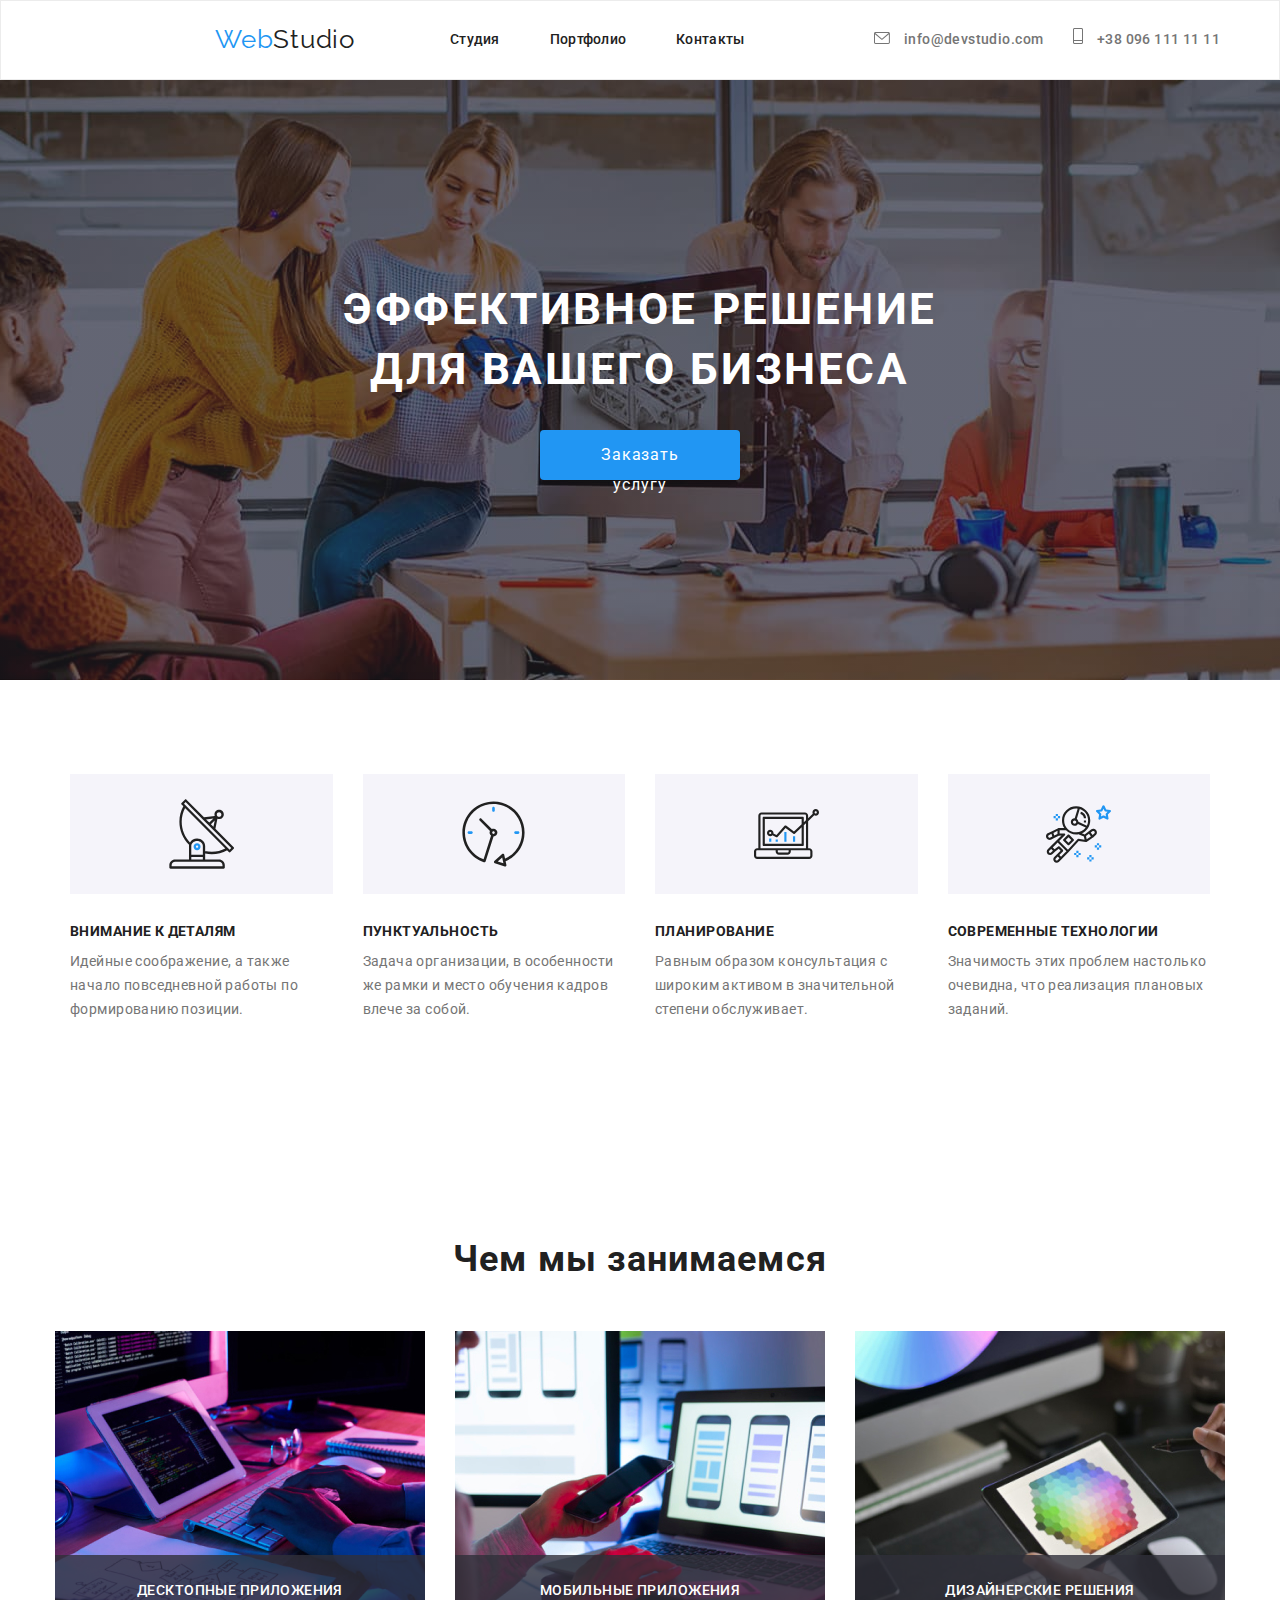
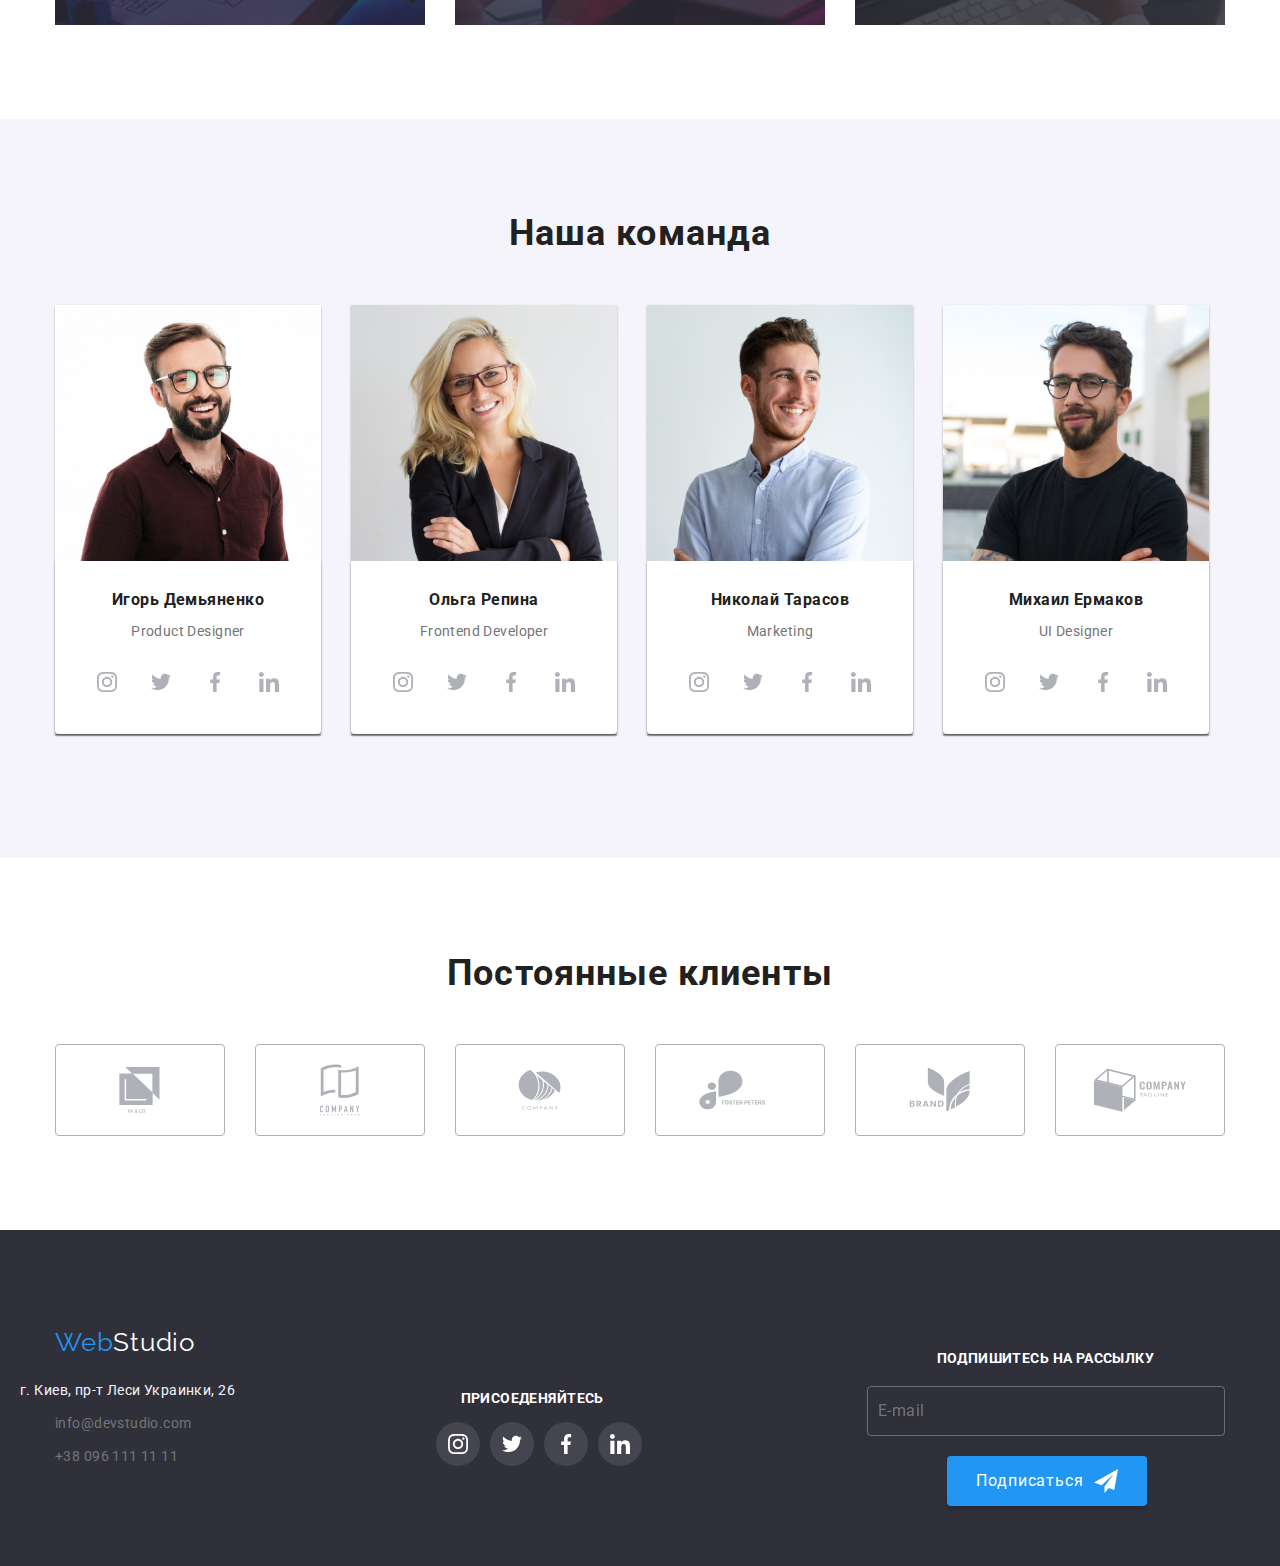
<file: index.html>
<!DOCTYPE html>
<html lang="ru">
  <head>
    <meta charset="UTF-8">
    <meta name="viewport" content="width=device-width, initial-scale=1.0">
    <title>Project GOIT</title>
    <link rel="preconnect" href="https://fonts.gstatic.com">
    <link href="https://fonts.googleapis.com/css2?family=Raleway:wght@700&family=Roboto:wght@400;500;700;900&display=swap" rel="stylesheet">
    <link rel="stylesheet" href="https://cdnjs.cloudflare.com/ajax/libs/modern-normalize/1.0.0/modern-normalize.css">
    <link rel="stylesheet" href="css/main.css">
  </head>
  <body>
    <header class="header">
      <div class="container header-page">
      <nav class="main-nav">
        </div>
        <a class='logo' href="index.html"><span class="logo__color">Web</span>Studio</a>
        <ul class="header-links">
          <li class="item__link"><a href="" class="header-link menu-link">Студия</a></li>
          <li class="item__link"><a href="portfolio.html" class="header-link menu-link">Портфолио</a></li>
          <li class="item__link"><a href="" class="header-link menu-link">Контакты</a></li>
        </ul>
      </nav>
      <button class="menu-open">
        <svg width="40px" height="40px">
          <use class="phoneicon_menu" href="./images/icons/sprite.svg#icon-menu"></use>
        </svg>
      </button>
        <ul class="header-contacts adress-list">
          <li class="item__header"><a href="" class="contacts address__link">
            <svg class="address__icon" width="16" height="12">
              <use href="./images/icons/sprite.svg#icon-email"></use>
            </svg>
            info@devstudio.com
          </a></li>
          <li class="item__header"><a href="" class="contacts address__link">
            <svg class="address__icon phone"  width="10" height="16">
              <use href="./images/icons/sprite.svg#icon-phone"></use>
            </svg>
            +38  096  111  11  11
          </a></li>
        </ul>
      </div>
      <div class="mobile-menu is-hidden">
        <div class="container">
          <button class="menu-close">
            <svg width="40px" height="40px">
              <use class="phoneicon_close" href="./images/icons/sprite.svg#icon-close_phone"></use>
            </svg>
          </button>
        <ul class="mobile-menu__list">
          <li><a href="index.html">Студия</a></li>
          <li><a href="portfolio.html">Портфолио</a></li>
          <li><a href="">Контакты</a></li>
        </ul>
        <div class="menu-bottom">
        <ul class="mobile-contacts__list">
          <li><a href="">+38  096  111  11  11</a></li>
          <li><a href="">info@devstudio.com </a></li>
        </ul>
        <ul class="mobile-social__list">
          <li><a href="">Instagram</a></li>
          <li><a href="">Twitter</a></li>
          <li><a href="">Facebook</a></li>
          <li><a href="">LinkedIn</a></li>
        </ul>
      </div>
      </div>
      </div>
    </header>
    <main>

    <section class="hero">
      <div class="container page-hero">
        <h1 class="hero__title">Эффективное решение для вашего бизнеса</h1>
        <button class="hero__button" type="button" data-modal-open>Заказать услугу</button>
      </div>
      </section>

      <section class="section">
        <div class="container">
        <ul class="about-list">
          <li class="item">
            <div class="our-privilege">
              <svg class="our-privilege__item">
                <use href="./images/icons/sprite.svg#icon-antenna"></use>
              </svg>
            </div>
            <h3 class="about-subtitle">Внимание к деталям</h3>
            <p class="about-list__text">
             Идейные соображение, а также начало повседневной работы по формированию позиции.
            </p>
          </li>
          <li class="item">
            <div class="our-privilege">
              <svg class="our-privilege__item">
                <use href="./images/icons/sprite.svg#icon-clock"></use>
              </svg>
            </div>
            <h3 class="about-subtitle">Пунктуальность</h3>
            <p class="about-list__text">
              Задача организации, в особенности же рамки и место обучения кадров влече  за собой.
            </p>
          </li>
          <li class="item">
            <div class="our-privilege">
              <svg class="our-privilege__item">
                <use href="./images/icons/sprite.svg#icon-diagram"></use>
              </svg>
            </div>
            <h3 class="about-subtitle">Планирование</h3>
            <p class="about-list__text">
             Равным образом консультация с широким активом в значительной степени обслуживает.
            </p>
          </li>
          <li class="item">
            <div class="our-privilege">
              <svg class="our-privilege__item">
                <use href="./images/icons/sprite.svg#icon-astronaut"></use>
              </svg>
            </div>
            <h3 class="about-subtitle">Современные технологии</h3>
            <p class="about-list__text">
              Значимость этих проблем настолько очевидна, что реализация плановых заданий.
            </p>
          </li>
        </ul>
      </div>
      </section>

      <section class="section services service__section">
        <div class="container">
          <h2 class="services__title">Чем мы занимаемся</h2>
          <ul class="services__list">
            <li class="services__img"><img src="images/img1.jpg" width="370" height="294" alt="руки на клавиатуре">
            <div class="services__overlay">
              <p class="overlay__title">Десктопные приложения</p>
            </div>
            </li>
            <li class="services__img"><img src="images/img2.jpg" width="370" height="294" alt="телефон в руке">
              <div class="services__overlay">
                <p class="overlay__title">Мобильные приложения</p>
              </div>
            </li>
            <li class="services__img"><img src="images/img3.jpg" width="370" height="294" alt="планшет в руке">
              <div class="services__overlay">
                <p class="overlay__title">Дизайнерские решения</p>
              </div>
            </li>
        </ul>
      </div>
      </section>

      <section class=" section our-team">
        <div class="container">
        <h2 class="our-team__title">Наша команда</h2>
        <ul class="our-team__list">
          <li class="card-case">
            <img src="./images/team/igor.jpg" alt="Игорь Демьяненко">
            <div class="card-name__work">
            <h3 class="card-name">Игорь Демьяненко</h3>
            <p lang="en">Product Designer</p>
            <ul class="socials-icons">
              <li class="social-icons__item">
                <a href="" class="socials-icons__link" target="_blank" rel="noopener noreferrer">
                  <svg class="socials-icons__svg">
                    <use href="./images/icons/sprite.svg#icon-instagram"></use>
                  </svg>
                </a>
              </li>
              <li class="social-icons__item">
                <a href="" class="socials-icons__link" target="_blank" rel="noopener noreferrer">
                  <svg class="socials-icons__svg">
                    <use href="./images/icons/sprite.svg#icon-twitter"></use>
                  </svg>
                </a>
              </li>
              <li class="social-icons__item">
                <a href="" class="socials-icons__link" target="_blank" rel="noopener noreferrer">
                  <svg class="socials-icons__svg">
                    <use href="./images/icons/sprite.svg#icon-facebook"></use>
                  </svg>
                </a>
              </li>
              <li class="social-icons__item">
                <a href="" class="socials-icons__link" target="_blank" rel="noopener noreferrer">
                  <svg class="socials-icons__svg">
                    <use href="./images/icons/sprite.svg#icon-linkedin"></use>
                  </svg>
                </a>
              </li>
            </ul>
          </div>
          </li>
          <li class="card-case">
            <img src="./images/team/olga.jpg" alt="Ольга Репина">
            <div class="card-name__work">
            <h3 class="card-name">Ольга Репина</h3>
            <p lang="en">Frontend Developer</p>
            <ul class="socials-icons">
              <li class="social-icons__item">
                <a href="" class="socials-icons__link" target="_blank" rel="noopener noreferrer">
                  <svg class="socials-icons__svg">
                    <use href="./images/icons/sprite.svg#icon-instagram"></use>
                  </svg>
                </a>
              </li>
              <li class="social-icons__item">
                <a href="" class="socials-icons__link" target="_blank" rel="noopener noreferrer">
                  <svg class="socials-icons__svg">
                    <use href="./images/icons/sprite.svg#icon-twitter"></use>
                  </svg>
                </a>
              </li>
              <li class="social-icons__item">
                <a href="" class="socials-icons__link" target="_blank" rel="noopener noreferrer">
                  <svg class="socials-icons__svg">
                    <use href="./images/icons/sprite.svg#icon-facebook"></use>
                  </svg>
                </a>
              </li>
              <li class="social-icons__item">
                <a href="" class="socials-icons__link" target="_blank" rel="noopener noreferrer">
                  <svg class="socials-icons__svg">
                    <use href="./images/icons/sprite.svg#icon-linkedin"></use>
                  </svg>
                </a>
              </li>
            </ul>
          </div>
          </li>
          <li class="card-case">
            <img src="./images/team/nikolai.jpg"  alt="Николай Тарасов">
            <div class="card-name__work">
            <h3 class="card-name">Николай Тарасов</h3>
            <p lang="en">Marketing</p>
            <ul class="socials-icons">
              <li class="social-icons__item">
                <a href="" class="socials-icons__link" target="_blank" rel="noopener noreferrer">
                  <svg class="socials-icons__svg">
                    <use href="./images/icons/sprite.svg#icon-instagram"></use>
                  </svg>
                </a>
              </li>
              <li class="social-icons__item">
                <a href="" class="socials-icons__link" target="_blank" rel="noopener noreferrer">
                  <svg class="socials-icons__svg">
                    <use href="./images/icons/sprite.svg#icon-twitter"></use>
                  </svg>
                </a>
              </li>
              <li class="social-icons__item">
                <a href="" class="socials-icons__link" target="_blank" rel="noopener noreferrer">
                  <svg class="socials-icons__svg">
                    <use href="./images/icons/sprite.svg#icon-facebook"></use>
                  </svg>
                </a>
              </li>
              <li class="social-icons__item">
                <a href="" class="socials-icons__link" target="_blank" rel="noopener noreferrer">
                  <svg class="socials-icons__svg">
                    <use href="./images/icons/sprite.svg#icon-linkedin"></use>
                  </svg>
                </a>
              </li>
            </ul>
          </div>
          </li>
          <li class="card-case">
            <img src="./images/team/mikhail.jpg" alt="Михаил Ермаков">
            <div class="card-name__work">
            <h3 class="card-name">Михаил Ермаков</h3>
            <p lang="en">UI Designer</p>
            <ul class="socials-icons">
              <li class="social-icons__item">
                <a href="" class="socials-icons__link" target="_blank" rel="noopener noreferrer">
                  <svg class="socials-icons__svg">
                    <use href="./images/icons/sprite.svg#icon-instagram"></use>
                  </svg>
                </a>
              </li>
              <li class="social-icons__item">
                <a href="" class="socials-icons__link" target="_blank" rel="noopener noreferrer">
                  <svg class="socials-icons__svg">
                    <use href="./images/icons/sprite.svg#icon-twitter"></use>
                  </svg>
                </a>
              </li>
              <li class="social-icons__item">
                <a href="" class="socials-icons__link" target="_blank" rel="noopener noreferrer">
                  <svg class="socials-icons__svg">
                    <use href="./images/icons/sprite.svg#icon-facebook"></use>
                  </svg>
                </a>
              </li>
              <li class="social-icons__item">
                <a href="" class="socials-icons__link" target="_blank" rel="noopener noreferrer">
                  <svg class="socials-icons__svg">
                    <use href="./images/icons/sprite.svg#icon-linkedin"></use>
                  </svg>
                </a>
              </li>
            </ul>
          </div>
          </li>
        </ul>
      </div>
      </section>

      <section class="section-regular__clients">
        <div class="container">
        <h2 class="regular-clients__hero">Постоянные клиенты</h2>
        <ul class="regular-clients__list">
          <li class="regular-clients__item">
            <a href="" class="regular-clients__link">
              <svg class="regular-clients__svg" width="41px" height="46px">
                <use href="./images/icons/sprite.svg#icon-yaco"></use>
              </svg>
          </a>
          </li>
          <li class="regular-clients__item">
            <a href="" class="regular-clients__link">
              <svg class="regular-clients__svg" width="40px" height="52px">
                <use href="./images/icons/sprite.svg#icon-companytaglinehere"></use>
              </svg>
          </a>
          </li>
          <li class="regular-clients__item">
            <a href="" class="regular-clients__link">
              <svg class="regular-clients__svg" width="43px" height="41px">
                <use href="./images/icons/sprite.svg#icon-company"></use>
              </svg>
          </a>
          </li>
          <li class="regular-clients__item">
            <a href="" class="regular-clients__link">
              <svg class="regular-clients__svg" width="84px" height="40px">
                <use href="./images/icons/sprite.svg#icon-fosterpeters"></use>
              </svg>
          </a>
          </li>
          <li class="regular-clients__item">
            <a href="" class="regular-clients__link">
              <svg class="regular-clients__svg" width="62px" height="45px">
                <use href="./images/icons/sprite.svg#icon-brand"></use>
              </svg>
          </a>
          </li>
          <li class="regular-clients__item">
            <a href="" class="regular-clients__link">
              <svg class="regular-clients__svg" width="94px" height="44px">
                <use href="./images/icons/sprite.svg#icon-companytagline"></use>
              </svg>
          </a>
          </li>
        </ul>
      </div>
      </section>

      <div class="backdrop is-hidden" data-modal>
        <div  class="modal">
          <form class="modal-form">

          <h3 class="form__title">Оставьте свои данные, мы вам перезвоним</h3>
    
          <ul class="form__list">
            <li class="form__item">
          <label class="form-input__text" for="name">Имя</label>
          <input class="form-input__content text-input" type="text"  name="name" id="name">
          <svg class="form__icon" width="12px" height="12px">
            <use href="./images/icons/sprite.svg#icon-form-name"></use>
          </svg>
            </li>
            <li class="form__item">
          <label class="form-input__text" for="tel">Телефон</label>
          <input class=" form-input__content text-input"  type="tel" name="tel" id="tel">
          <svg class="form__icon" width="13px" height="13px">
            <use href="./images/icons/sprite.svg#icon-form-phone"></use>
          </svg>
            </li>
            <li class="form__item">
          <label class="form-input__text" for="mail">Почта</label>
          <input class="form-input__content text-input" type="email" name="mail" id="mail">
          <svg class="form__icon" width="15px" height="12px">
            <use href="./images/icons/sprite.svg#icon-form-email"></use>
          </svg>
          </li>
          <li class="form__item">
          <label class="form-input__text" for="com">Коментарий</label>
          <textarea class="textarea-input text-input" name="com" id="com" cols="30" placeholder="Введите текст"></textarea> 
          </li>
          <li class="form__item">
          <input class="checkbox agree-box" type="checkbox" name="agreement" id="agreement">
          <label class="agree-input" for="agreement">Соглашаюсь с рассылкой и принимаю <a class="contract" href="">Условия договора</a></label>
          </li class="form__item">
        </ul>
        <button class="submit__button" type="submit">Отправить</button>
        </form>
          <button  class="modal__button" data-modal-close>
            <svg class="modal__svg" width="11" height="11">
              <use href="./images/icons/sprite.svg#icon-close"> </use>
            </svg>
          </button>
        </div>
      </div>

    </main>
      <footer class="footer">
        <div class="footer-info container">
        <div class="footer_thumb">
          <a class='logo__footer' href="index.html"><span class="logo__color">Web</span>Studio</a>
        <address class="address">
        <p class="place">г. Киев, пр-т Леси Украинки, 26</p>
        <ul class="footer__list">
          <li><a class="contacts" href="">info@devstudio.com</a></li>
          <li><a class="contacts " href="">+38  096  111  11  11</a></li>
        </ul>
      </address>
      </div>
        <div class="footer-info__svg">
          <h2 class="footer__title">Присоеденяйтесь</h2>
        <ul class="socials-icons footer__icons">
          <li class="social-icons__item">
            <a href="" class="socials-icons__link icons-footer" target="_blank" rel="noopener noreferrer">
              <svg class="footer__svg">
                <use href="./images/icons/sprite.svg#icon-instagram"></use>
              </svg>
            </a>
          </li>
          <li class="social-icons__item">
            <a href="" class="socials-icons__link icons-footer" target="_blank" rel="noopener noreferrer">
              <svg class="footer__svg">
                <use href="./images/icons/sprite.svg#icon-twitter"></use>
              </svg>
            </a>
          </li>
          <li class="social-icons__item">
            <a href="" class="socials-icons__link icons-footer" target="_blank" rel="noopener noreferrer">
              <svg class="footer__svg">
                <use href="./images/icons/sprite.svg#icon-facebook"></use>
              </svg>
            </a>
          </li>
          <li class="social-icons__item">
            <a href="" class="socials-icons__link icons-footer" target="_blank" rel="noopener noreferrer">
              <svg class="footer__svg">
                <use href="./images/icons/sprite.svg#icon-linkedin"></use>
              </svg>
            </a>
          </li>
        </ul>
        </div>
          <div class="footer__form">
          <h3 class="sub-title">Подпишитесь на рассылку</h3>
          <div class="footer-form__container">
          <input class="footer-form__input" type="email" name="mail" placeholder="E-mail">
          <button class="sub-btn" type="subscribe" name="subscribe">
            Подписаться
            <svg class="footer-form__svg">
              <use href="./images/icons/sprite.svg#icon-send"></use>
            </svg>
          </button>
          </div>
        </div>
      </div>
      </footer>
      <script src="./js/modal.js"></script>
      <script src="./js/menu.js"></script>
  </body>
</html>
</file>
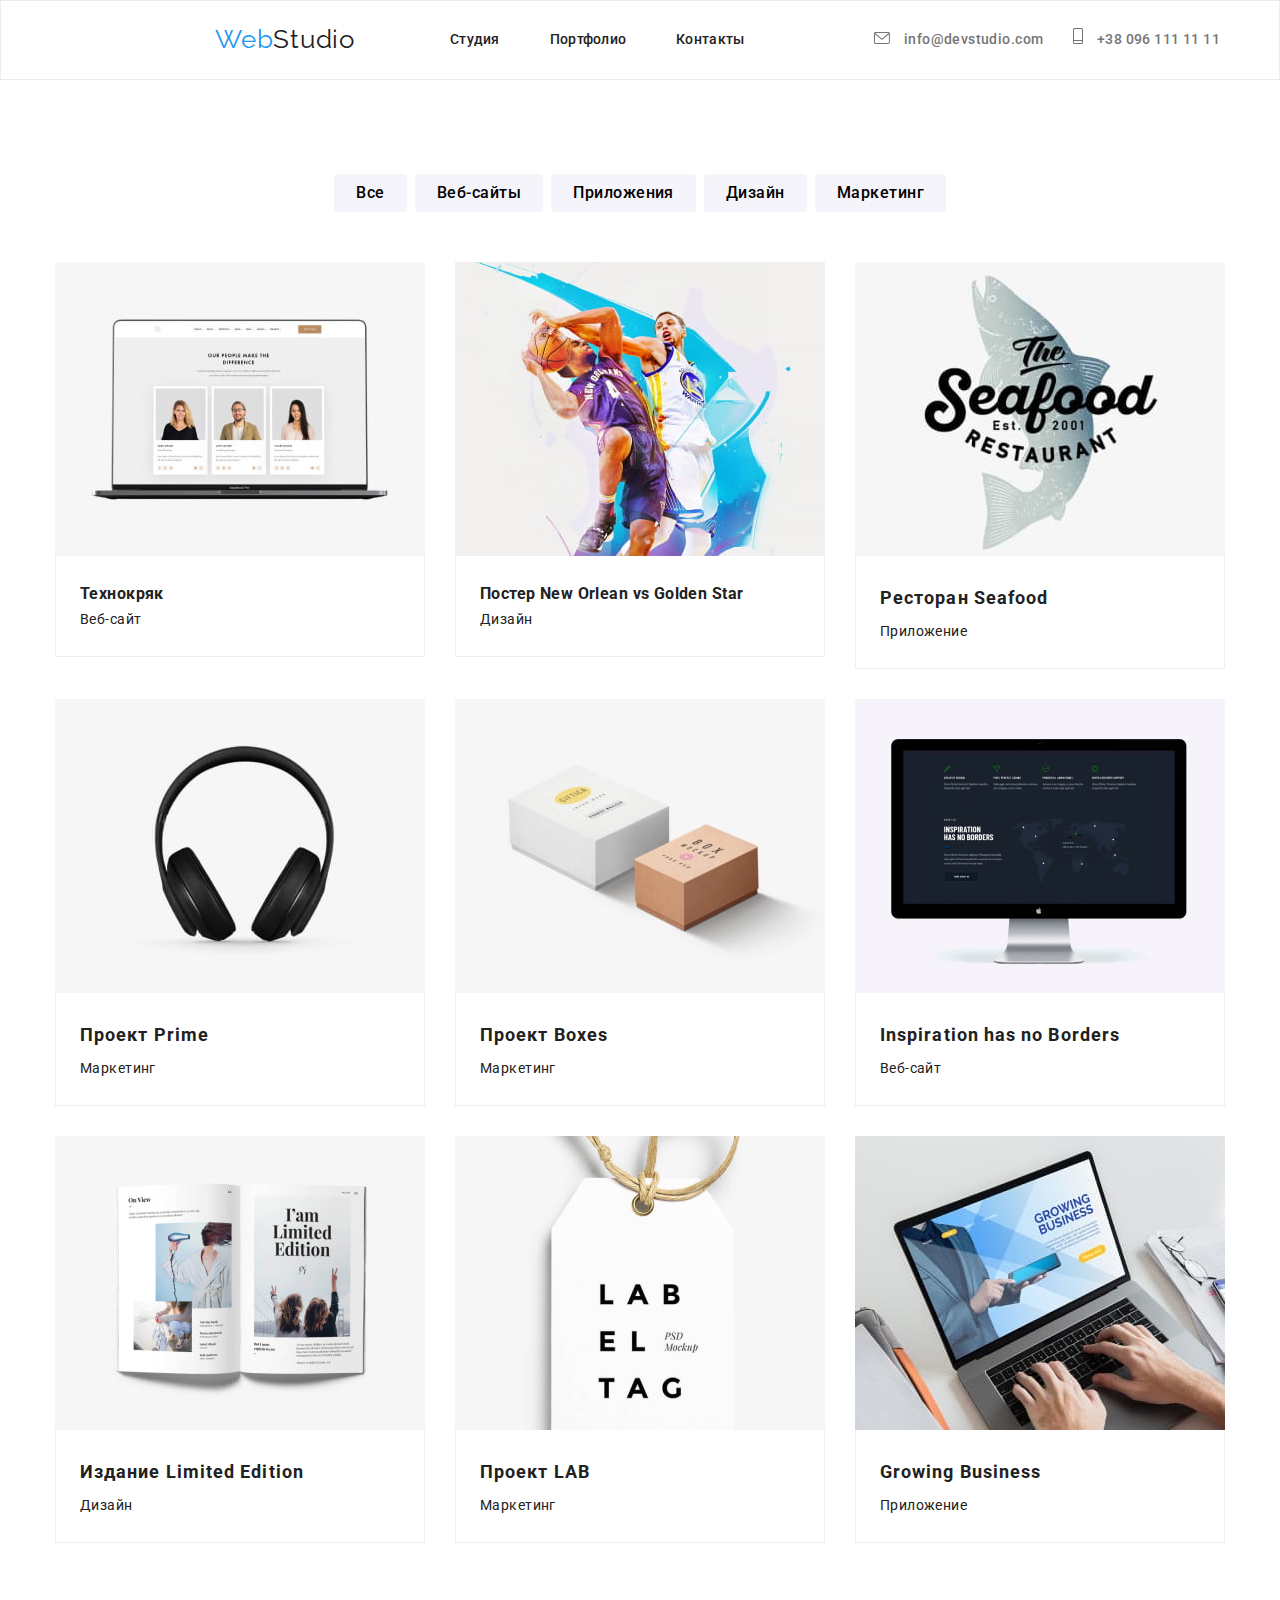
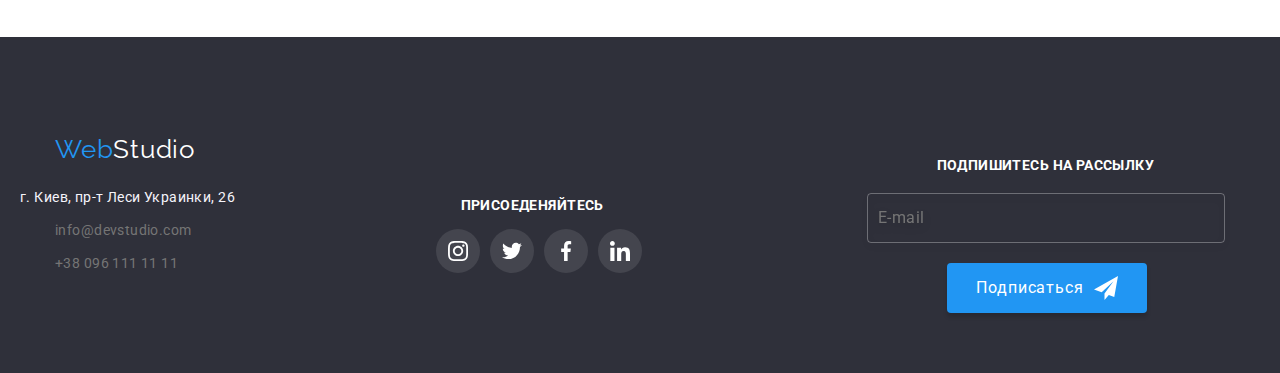
<file: portfolio.html>
<!DOCTYPE html>
<html lang="ru">
<head>
    <meta charset="UTF-8">
    <meta http-equiv="X-UA-Compatible" content="IE=edge">
    <meta name="viewport" content="width=device-width, initial-scale=1.0">
    <title>Project GOIT</title>
    <link rel="preconnect" href="https://fonts.gstatic.com">
    <link href="https://fonts.googleapis.com/css2?family=Raleway:wght@700&family=Roboto:wght@400;500;700;900&display=swap" rel="stylesheet">
    <link rel="stylesheet" href="https://cdnjs.cloudflare.com/ajax/libs/modern-normalize/1.0.0/modern-normalize.css">
    <link rel="stylesheet" href="css/main.css">
</head>
<body>
  <header class="header">
    <div class="container header-page">
    <nav class="main-nav">
      </div>
      <a class='logo' href="index.html"><span class="logo__color">Web</span>Studio</a>
      <ul class="header-links">
        <li class="item__link"><a href="index.html" class="header-link menu-link">Студия</a></li>
        <li class="item__link"><a href="portfolio.html" class="header-link menu-link">Портфолио</a></li>
        <li class="item__link"><a href="" class="header-link menu-link">Контакты</a></li>
      </ul>
    </nav>
    <button class="menu-open">
      <svg width="40px" height="40px">
        <use class="phoneicon_menu" href="./images/icons/sprite.svg#icon-menu"></use>
      </svg>
    </button>
      <ul class="header-contacts adress-list">
        <li class="item__header"><a href="" class="contacts address__link">
          <svg class="address__icon" width="16" height="12">
            <use href="./images/icons/sprite.svg#icon-email"></use>
          </svg>
          info@devstudio.com
        </a></li>
        <li class="item__header"><a href="" class="contacts address__link">
          <svg class="address__icon phone"  width="10" height="16">
            <use href="./images/icons/sprite.svg#icon-phone"></use>
          </svg>
          +38  096  111  11  11
        </a></li>
      </ul>
    </div>
    <div class="mobile-menu is-hidden">
      <div class="container">
        <button class="menu-close">
          <svg width="40px" height="40px">
            <use class="phoneicon_close" href="./images/icons/sprite.svg#icon-close_phone"></use>
          </svg>
        </button>
      <ul class="mobile-menu__list">
        <li><a href="index.html">Студия</a></li>
        <li><a href="portfolio.html">Портфолио</a></li>
        <li><a href="">Контакты</a></li>
      </ul>
      <div class="menu-bottom">
      <ul class="mobile-contacts__list">
        <li><a href="">+38  096  111  11  11</a></li>
        <li><a href="">info@devstudio.com </a></li>
      </ul>
      <ul class="mobile-social__list">
        <li><a href="">Instagram</a></li>
        <li><a href="">Twitter</a></li>
        <li><a href="">Facebook</a></li>
        <li><a href="">LinkedIn</a></li>
      </ul>
    </div>
    </div>
    </div>
  </header>
    <main>
        <section class="section">
          <div class="container">
            <ul class="filter-buttons">
              <li><button class="filter__button">Все</button></li>
              <li><button class="filter__button">Веб-сайты</button></li>
              <li><button class="filter__button">Приложения</button></li>
              <li><button class="filter__button">Дизайн</button></li>
              <li><button class="filter__button">Маркетинг</button></li>
          </ul>
            <ul class="filter-list">
                <li class="container-set">
                  <a class="overlay__link" href="">
                    <div class="overlay__thumb">
                    <img src="images/portfolio/laptop.jpg" width="370" height="294" alt="">
                    <div class="overlay__text">
                      <p>Технокряк это современная площадка 
                        распространения коронавируса.
                         Компании используют эту платформу 
                         для цифрового шпионажа и атак на 
                         защищённые сервера конкурентов.
                      </p>
                    </div>
                    </div>
                  <div class="set__items">
                  <h3 class="title-filter">Технокряк</h3>
                  <p >Веб-сайт</p>
                </div>
               </a>
                </li>
                <li class="container-set">
                  <a class="overlay__link" href="">
                   <div class="overlay__thumb">
                    <img src="images/portfolio/players.jpg" width="370" height="294" alt="">
                    <div class="overlay__text">
                      <p>Технокряк это современная площадка 
                        распространения коронавируса.
                         Компании используют эту платформу 
                         для цифрового шпионажа и атак на 
                         защищённые сервера конкурентов.
                      </p>
                    </div>
                  </div>
                   <div class="set__items">
                   <h3 class="title-filter">Постер New Orlean vs Golden Star</h3>
                   <p>Дизайн</p>
                  </div>
                </a>
                </li>
                <li class="container-set">
                  <a class="overlay__link" href="">
                  <div class="overlay__thumb">
                   <img src="images/portfolio/seafood.jpg" width="370" height="294" alt="">
                   <div class="overlay__text">
                    <p>Технокряк это современная площадка 
                      распространения коронавируса.
                       Компании используют эту платформу 
                       для цифрового шпионажа и атак на 
                       защищённые сервера конкурентов.
                    </p>
                  </div>
                  </div>
                   <div class="set__items">
                   <h3 class="title__filter">Ресторан Seafood</h3>
                   <p>Приложение</p>
                  </div>
                </a>
                </li>
                <li class="container-set">
                  <a class="overlay__link" href="">
                    <div class="overlay__thumb">
                   <img src="images/portfolio/headphones.jpg" width="370" height="294" alt="">
                   <div class="overlay__text">
                    <p>Технокряк это современная площадка 
                      распространения коронавируса.
                       Компании используют эту платформу 
                       для цифрового шпионажа и атак на 
                       защищённые сервера конкурентов.
                    </p>
                  </div>
                    </div>
                   <div class="set__items">
                   <h3 class="title__filter">Проект Prime</h3> 
                  <p>Маркетинг</p>
                </div>
              </a>
                </li>
                <li class="container-set">
                  <a class="overlay__link" href="">
                    <div class="overlay__thumb">
                    <img src="images/portfolio/boxes.jpg" width="370" height="294" alt="">
                    <div class="overlay__text">
                      <p>Технокряк это современная площадка 
                        распространения коронавируса.
                         Компании используют эту платформу 
                         для цифрового шпионажа и атак на 
                         защищённые сервера конкурентов.
                      </p>
                    </div>
                    </div>
                    <div class="set__items">
                    <h3 class="title__filter">Проект Boxes</h3>
                    <p>Маркетинг</p>
                  </div>
                </a>
                  </li>
                <li class="container-set">
                  <a class="overlay__link" href="">
                    <div class="overlay__thumb">
                    <img src="images/portfolio/computer.jpg" width="370" height="294" alt="">
                    <div class="overlay__text">
                      <p>Технокряк это современная площадка 
                        распространения коронавируса.
                         Компании используют эту платформу 
                         для цифрового шпионажа и атак на 
                         защищённые сервера конкурентов.
                      </p>
                    </div>
                    </div>
                    <div class="set__items">
                    <h3 class="title__filter">Inspiration has no Borders</h3>
                    <p>Веб-сайт</p>
                  </div>
                </a>
                </li>
                <li class="container-set">
                  <a class="overlay__link" href="">
                    <div class="overlay__thumb">
                    <img src="images/portfolio/magazine.jpg" width="370" height="294" alt="">
                    <div class="overlay__text">
                      <p>Технокряк это современная площадка 
                        распространения коронавируса.
                         Компании используют эту платформу 
                         для цифрового шпионажа и атак на 
                         защищённые сервера конкурентов.
                      </p>
                    </div>
                    </div>
                    <div class="set__items">
                    <h3 class="title__filter">Издание Limited Edition</h3>
                    <p>Дизайн</p>
                  </div>
                </a>
                </li>
                <li class="container-set">
                  <a class="overlay__link" href="">
                    <div class="overlay__thumb">
                    <img src="images/portfolio/birka.jpg" width="370" height="294" alt="">
                    <div class="overlay__text">
                      <p>Технокряк это современная площадка 
                        распространения коронавируса.
                         Компании используют эту платформу 
                         для цифрового шпионажа и атак на 
                         защищённые сервера конкурентов.
                      </p>
                    </div>
                    </div>
                    <div class="set__items">
                    <h3 class="title__filter">Проект LAB</h3>
                    <p>Маркетинг</p>
                  </div>
                </a>
                </li>
                <li class="container-set">
                  <a class="overlay__link" href="">
                    <div class="overlay__thumb">
                    <img src="images/portfolio/handsinlaptop.jpg" width="370" height="294" alt="">
                    <div class="overlay__text">
                      <p>Технокряк это современная площадка 
                        распространения коронавируса.
                         Компании используют эту платформу 
                         для цифрового шпионажа и атак на 
                         защищённые сервера конкурентов.
                      </p>
                    </div>
                    </div>
                    <div class="set__items">
                    <h3 class="title__filter">Growing Business</h3>
                    <p>Приложение</p>
                  </div>
                </a>
                </li>
              </ul>
            </div>
        </section>
    </main>
    <footer class="footer">
      <div class="footer-info container">
      <div>
        <a class='logo__footer' href="index.html"><span class="logo__color">Web</span>Studio</a>
      <address class="address">
      <p class="place">г. Киев, пр-т Леси Украинки, 26</p>
      <ul class="footer__list">
        <li><a class="contacts" href="">info@devstudio.com</a></li>
        <li><a class="contacts " href="">+38  096  111  11  11</a></li>
      </ul>
    </address>
    </div>
      <div class="footer-info__svg">
        <h2 class="footer__title">Присоеденяйтесь</h2>
      <ul class="socials-icons footer__icons">
        <li class="social-icons__item">
          <a href="" class="socials-icons__link icons-footer" target="_blank" rel="noopener noreferrer">
            <svg class="footer__svg">
              <use href="./images/icons/sprite.svg#icon-instagram"></use>
            </svg>
          </a>
        </li>
        <li class="social-icons__item">
          <a href="" class="socials-icons__link icons-footer" target="_blank" rel="noopener noreferrer">
            <svg class="footer__svg">
              <use href="./images/icons/sprite.svg#icon-twitter"></use>
            </svg>
          </a>
        </li>
        <li class="social-icons__item">
          <a href="" class="socials-icons__link icons-footer" target="_blank" rel="noopener noreferrer">
            <svg class="footer__svg">
              <use href="./images/icons/sprite.svg#icon-facebook"></use>
            </svg>
          </a>
        </li>
        <li class="social-icons__item">
          <a href="" class="socials-icons__link icons-footer" target="_blank" rel="noopener noreferrer">
            <svg class="footer__svg">
              <use href="./images/icons/sprite.svg#icon-linkedin"></use>
            </svg>
          </a>
        </li>
      </ul>
      </div>
        <div class="footer__form">
        <h3 class="sub-title">Подпишитесь на рассылку</h3>
        <div class="footer-form__container">
        <input class="footer-form__input" type="email" name="mail" placeholder="E-mail">
        <button class="sub-btn" type="subscribe" name="subscribe">
          Подписаться
          <svg class="footer-form__svg">
            <use href="./images/icons/sprite.svg#icon-send"></use>
          </svg>
        </button>
        </div>
      </div>
    </div>
    </footer>
</body>
</html>
</file>
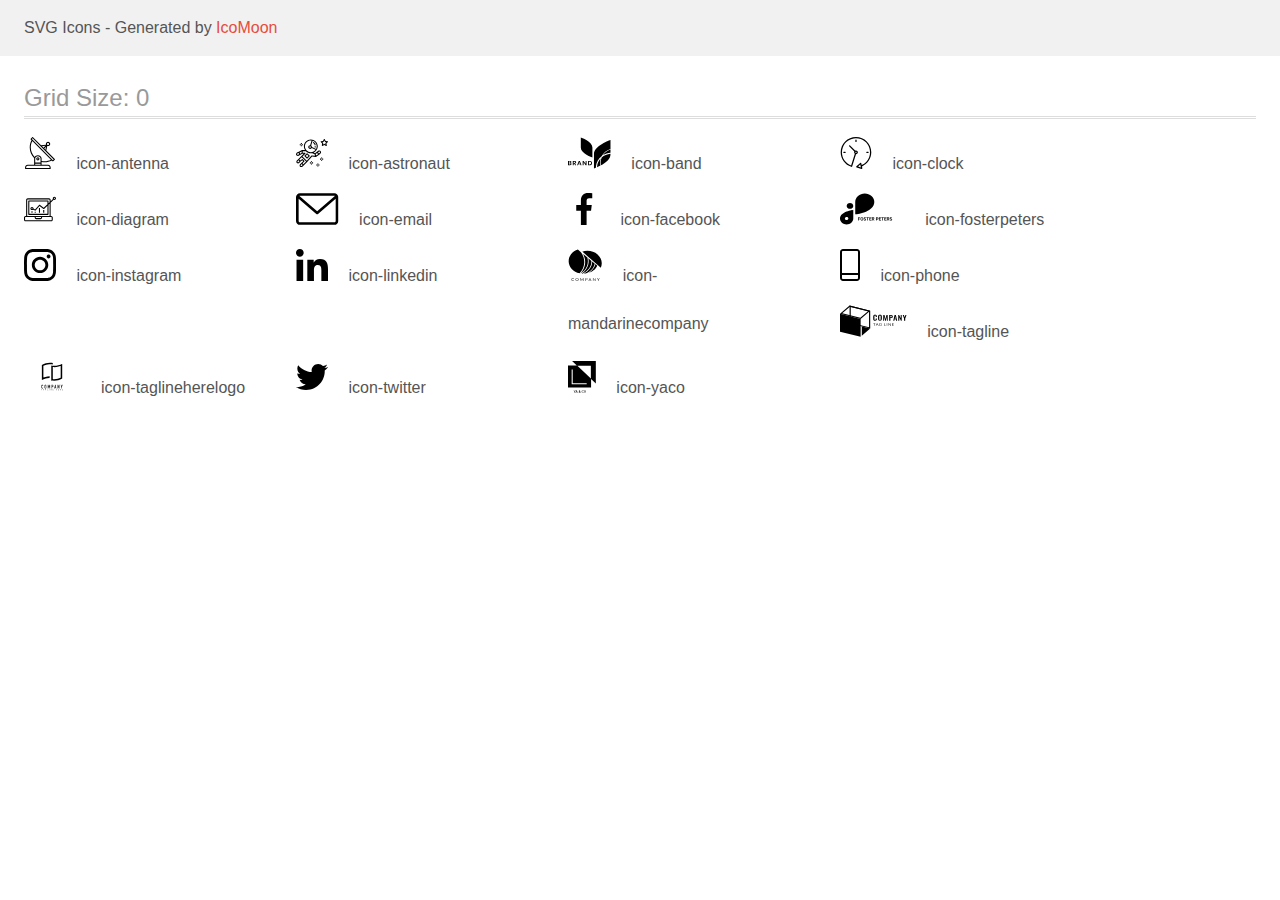
<file: images/icons/icomoon/demo.html>
<!doctype html>
<html>
<head>
    <title>IcoMoon - SVG Icons</title>
    <meta charset="utf-8">
    <meta name="viewport" content="width=device-width, initial-scale=1">
    <link rel="stylesheet" href="demo-files/demo.css">
    <link rel="stylesheet" href="style.css">
</head>
<body>
<svg aria-hidden="true" style="position: absolute; width: 0; height: 0; overflow: hidden;" version="1.1" xmlns="http://www.w3.org/2000/svg" xmlns:xlink="http://www.w3.org/1999/xlink">
<defs>
<symbol id="icon-antenna" viewBox="0 0 32 32">
<path d="M30.773 22.098l-8.443-8.505 0.937-4.616c0.225 0.090 0.485 0.144 0.758 0.146h0.007c0.008 0 0.017 0 0.026 0 1.192 0 2.159-0.967 2.159-2.159s-0.967-2.159-2.159-2.159c-1.192 0-2.159 0.967-2.159 2.159 0 0.259 0.046 0.508 0.13 0.739l-0.005-0.015-4.96 0.606-8.091-8.133c-0.096-0.098-0.229-0.159-0.376-0.16h-0c-0.14 0.001-0.274 0.057-0.373 0.155l-1.512 1.504c-0.096 0.097-0.156 0.23-0.156 0.377s0.060 0.281 0.156 0.377v0l0.814 0.825c-1.143 2.062-1.816 4.522-1.816 7.139 0 4.106 1.656 7.824 4.336 10.525l-0.001-0.001c0.043 0.041 0.092 0.074 0.146 0.097-0.032 0.164-0.051 0.353-0.052 0.546v6.188h-6.4c-1.472 0.001-2.666 1.194-2.667 2.666v1.067c0 0.295 0.239 0.534 0.534 0.534h24.534c0.294 0 0.533-0.239 0.533-0.534v-1.067c-0.002-1.472-1.195-2.665-2.666-2.666h-6.4v-2.742c1.003 0.21 2.024 0.317 3.049 0.32 2.58-0.003 5.005-0.663 7.117-1.822l-0.077 0.039 0.818 0.823c0.099 0.101 0.235 0.159 0.376 0.16 0.14-0.001 0.274-0.057 0.373-0.155l1.512-1.504c0.096-0.097 0.156-0.23 0.156-0.377s-0.060-0.281-0.156-0.377v0zM23.28 6.233c0.193-0.192 0.459-0.31 0.752-0.31 0.589 0 1.067 0.478 1.067 1.066s-0.477 1.066-1.067 1.066c-0 0-0 0-0 0h-0.004c-0.587-0.003-1.061-0.479-1.061-1.066 0-0.295 0.12-0.563 0.314-0.756l0-0h-0.002zM22.024 9.737l-0.598 2.946-1.175-1.183 1.774-1.763zM21.419 8.835l-1.92 1.909-1.486-1.493 3.406-0.416zM24.004 28.8c0.884 0 1.6 0.716 1.6 1.6v0 0.534h-23.466v-0.534c0-0.884 0.716-1.6 1.6-1.6v0h20.267zM16.538 26.666v1.067h-5.334v-1.067h5.334zM11.204 25.6v-4.053c0-1.294 1.196-2.346 2.667-2.346s2.667 1.053 2.667 2.346v4.053h-5.334zM17.604 23.904v-2.357c0-1.882-1.675-3.413-3.733-3.413-0.017-0-0.038-0-0.058-0-1.353 0-2.54 0.707-3.213 1.771l-0.009 0.016c-2.36-2.482-3.812-5.846-3.812-9.55 0-2.314 0.567-4.496 1.569-6.414l-0.036 0.077 18.602 18.709c-1.823 0.947-3.979 1.502-6.266 1.502-1.079 0-2.128-0.124-3.136-0.357l0.093 0.018zM28.893 23.22l-21.057-21.181 0.754-0.752 7.935 7.98c0.004 0 0.006 0.007 0.010 0.010l13.114 13.191-0.757 0.752z"></path>
<path d="M13.876 20.267h-0.005c-0.001 0-0.002 0-0.002 0-0.884 0-1.6 0.716-1.6 1.6s0.715 1.599 1.597 1.6h0.005c0.001 0 0.001 0 0.002 0 0.884 0 1.6-0.716 1.6-1.6s-0.715-1.599-1.598-1.6h-0zM14.249 22.245c-0.096 0.096-0.229 0.155-0.376 0.155-0.295 0-0.534-0.239-0.534-0.534s0.238-0.533 0.532-0.533h0c0.293 0.001 0.531 0.239 0.531 0.533 0 0.148-0.060 0.282-0.157 0.378l-0 0h0.005z"></path>
</symbol>
<symbol id="icon-astronaut" viewBox="0 0 32 32">
<path d="M31.974 4.524c-0.064-0.191-0.227-0.332-0.427-0.362l-0.003-0-1.911-0.278-0.855-1.731c-0.179-0.365-0.777-0.365-0.956 0l-0.855 1.731-1.911 0.278c-0.26 0.039-0.457 0.26-0.457 0.528 0 0.15 0.062 0.285 0.161 0.382l1.383 1.348-0.326 1.903c-0.034 0.2 0.048 0.402 0.212 0.522 0.166 0.12 0.383 0.135 0.562 0.040l1.709-0.899 1.709 0.899c0.072 0.038 0.157 0.061 0.247 0.061 0.295 0 0.534-0.239 0.534-0.534 0-0.031-0.003-0.062-0.008-0.092l0 0.003-0.326-1.903 1.383-1.348c0.099-0.097 0.161-0.233 0.161-0.382 0-0.059-0.009-0.115-0.027-0.168l0.001 0.004zM29.511 5.851c-0.126 0.122-0.183 0.299-0.153 0.472l0.191 1.114-1-0.526c-0.072-0.039-0.158-0.062-0.249-0.062s-0.177 0.023-0.252 0.063l0.003-0.001-1 0.526 0.191-1.114c0.005-0.027 0.008-0.059 0.008-0.091 0-0.149-0.061-0.285-0.16-0.381l-0-0-0.811-0.79 1.119-0.162c0.174-0.025 0.324-0.134 0.402-0.292l0.5-1.013 0.5 1.013c0.078 0.158 0.228 0.267 0.402 0.292l1.119 0.162-0.809 0.79zM26.134 20.522h-1.067v1.067h1.067v-1.067zM26.134 22.656h-1.067v1.066h1.067v-1.066zM27.2 21.589h-1.067v1.067h1.067v-1.067zM25.067 21.589h-1.067v1.067h1.067v-1.067zM22.4 26.389h-1.067v1.067h1.067v-1.067zM22.4 28.523h-1.067v1.067h1.067v-1.067zM23.467 27.456h-1.067v1.067h1.067v-1.067zM21.334 27.456h-1.067v1.067h1.067v-1.067zM16 24.256h-1.066v1.067h1.066v-1.067zM16 26.389h-1.066v1.067h1.066v-1.067zM17.067 25.322h-1.067v1.067h1.067v-1.067zM14.934 25.322h-1.067v1.067h1.067v-1.067zM5.867 6.122h-1.066v1.066h1.066v-1.066zM5.867 8.256h-1.066v1.066h1.066v-1.066zM6.933 7.189h-1.067v1.067h1.066v-1.067zM4.8 7.189h-1.067v1.067h1.067v-1.067z"></path>
<path d="M24.715 14.16c-0.28-0.376-0.698-0.636-1.179-0.703l-0.009-0.001c-0.076-0.012-0.164-0.018-0.254-0.018-0.411 0-0.789 0.139-1.090 0.373l0.004-0.003-1.253 0.96-1.898 1.417-1.358-0.541c2.421-1.086 4.113-3.508 4.113-6.32 0-3.823-3.122-6.934-6.961-6.934s-6.961 3.11-6.961 6.934c0 1.386 0.415 2.674 1.12 3.759l-2.768-0.024c-0.009 0-0.016 0.005-0.023 0.005-0.057 0.003-0.11 0.014-0.159 0.033l0.004-0.001c-0.013 0.005-0.026 0.007-0.038 0.013-0.006 0.003-0.013 0.003-0.019 0.006l-3.233 1.596c-0 0-0.001 0-0.001 0.001l-1.893 0.91c-0.024 0.011-0.045 0.023-0.065 0.036l0.001-0.001c-0.482 0.324-0.795 0.867-0.795 1.483 0 0.297 0.073 0.577 0.201 0.823l-0.005-0.010c0.22 0.424 0.592 0.742 1.043 0.885l0.013 0.003c0.161 0.053 0.345 0.083 0.537 0.083 0.308 0 0.598-0.078 0.851-0.216l-0.009 0.005 1.388-0.738 2.264-1.169 1.357-0.008-5.442 5.415c0 0.001-0.001 0.001-0.001 0.001l-1.339 1.333c-0.303 0.299-0.491 0.714-0.491 1.173 0 0.002 0 0.003 0 0.005v-0c0.002 0.919 0.748 1.664 1.667 1.664 0.001 0 0.002 0 0.002 0h-0c0.428 0 0.854-0.162 1.18-0.485l1.314-1.309 1.741-1.3 0.901 0.897-3.102 3.088c-0.303 0.299-0.491 0.714-0.491 1.173 0 0.001 0 0.003 0 0.004v-0c0 0.445 0.174 0.864 0.49 1.179 0.302 0.3 0.717 0.485 1.176 0.485 0.001 0 0.002 0 0.003 0h-0c0.427 0 0.855-0.162 1.18-0.485l4.488-4.472c0.007-0.006 0.016-0.009 0.022-0.016l5.166-5.658 3.471 0.494c0.025 0.004 0.050 0.006 0.075 0.006 0.064 0 0.127-0.016 0.187-0.038 0.017-0.006 0.032-0.015 0.049-0.023 0.019-0.010 0.039-0.015 0.058-0.027l3.213-2.133c0.012-0.008 0.018-0.021 0.029-0.030 0.013-0.010 0.029-0.014 0.041-0.026l1.271-1.191c0.348-0.326 0.564-0.787 0.564-1.3 0-0.4-0.132-0.769-0.355-1.066l0.003 0.005zM2.13 17.77c-0.098 0.054-0.215 0.086-0.34 0.086-0.078 0-0.153-0.013-0.224-0.036l0.005 0.001c-0.294-0.093-0.504-0.364-0.504-0.683 0-0.235 0.114-0.444 0.289-0.575l0.002-0.001 1.314-0.632 0.316 0.924 0.133 0.389-0.992 0.527zM5.627 15.942l-1.548 0.8-0.255-0.746-0.184-0.537 2.027-1.001-0.040 1.484zM20.727 9.322c0 0.918-0.219 1.785-0.599 2.56l-4.181-1.899c-0.044-0.575-0.342-1.072-0.782-1.384l-0.006-0.004 1.464-4.861c2.377 0.757 4.104 2.975 4.104 5.588zM8.938 9.322c0-3.235 2.644-5.867 5.894-5.867 0.253 0 0.5 0.022 0.745 0.053l-1.432 4.753c-0.019 0-0.037-0.006-0.057-0.006-0 0-0.001 0-0.001 0-1.032 0-1.869 0.835-1.872 1.867v0c0.003 1.031 0.84 1.867 1.872 1.867 0 0 0 0 0.001 0h-0c0.695 0 1.295-0.383 1.618-0.944l3.863 1.755c-1.075 1.447-2.795 2.39-4.737 2.39-3.25 0-5.894-2.632-5.894-5.867zM14.895 10.122c0 0.441-0.362 0.8-0.806 0.8-0 0-0.001 0-0.001 0-0.443 0-0.802-0.358-0.804-0.8v-0c0-0.441 0.361-0.8 0.806-0.8s0.806 0.359 0.806 0.8zM2.464 25.146c-0.11 0.109-0.261 0.176-0.428 0.176s-0.317-0.067-0.427-0.175l0 0c-0.109-0.108-0.176-0.257-0.176-0.422s0.067-0.314 0.176-0.422l0-0 0.962-0.959 0.852 0.848-0.959 0.954zM5.678 28.88c-0.11 0.109-0.261 0.176-0.428 0.176s-0.317-0.067-0.427-0.175l0 0c-0.109-0.108-0.176-0.257-0.176-0.422s0.067-0.314 0.176-0.422l0-0 0.963-0.959 0.852 0.848-0.96 0.955zM9.16 25.411l-0.001 0.001-1.765 1.76-0.852-0.848 1.765-1.757c0.040-0.040 0.065-0.088 0.090-0.136 0.007-0.014 0.020-0.026 0.026-0.040 0.016-0.041 0.019-0.085 0.026-0.128 0.003-0.025 0.014-0.048 0.014-0.073 0-0.035-0.013-0.070-0.020-0.105-0.006-0.032-0.006-0.064-0.019-0.096-0.025-0.053-0.055-0.098-0.092-0.138l0 0c-0.010-0.012-0.014-0.026-0.025-0.038h-0.001s0-0.001-0.001-0.002l-1.607-1.6c-0.017-0.017-0.039-0.024-0.058-0.038-0.025-0.021-0.054-0.040-0.084-0.056l-0.003-0.001c-0.026-0.012-0.058-0.023-0.090-0.031l-0.003-0.001c-0.030-0.009-0.065-0.017-0.101-0.020l-0.002-0c-0.007-0-0.015-0-0.023-0-0.026 0-0.051 0.002-0.075 0.005l0.003-0c-0.036 0.005-0.069 0.009-0.104 0.021s-0.064 0.027-0.094 0.045c-0.020 0.011-0.043 0.015-0.061 0.029l-1.774 1.324-0.901-0.897 2.399-2.386 4.36 4.289-0.928 0.919zM15.979 18.394c-0.016-0.002-0.030 0.004-0.046 0.003-0.008-0-0.017-0.001-0.027-0.001-0.031 0-0.062 0.003-0.092 0.008l0.003-0c-0.070 0.011-0.132 0.035-0.187 0.070l0.002-0.001c-0.030 0.018-0.057 0.037-0.083 0.061-0.013 0.011-0.028 0.016-0.040 0.029l-4.698 5.146-4.328-4.256 2.833-2.818c0.096-0.097 0.156-0.23 0.156-0.377 0-0.295-0.239-0.534-0.534-0.534-0.001 0-0.001 0-0.002 0h0l-2.219 0.013 0.028-1.607 3.104 0.027c1.264 1.297 3.027 2.101 4.978 2.101 0.001 0 0.002 0 0.003 0h-0c0.438 0 0.864-0.046 1.28-0.122 0.040 0.032 0.080 0.064 0.129 0.085l2.41 0.96 0.152 0.758 0.178 0.886-3.003-0.427zM20.020 18.572l-0.313-1.558 1.446-1.080 0.946 1.257-2.080 1.381zM23.773 15.741l-0.837 0.785-0.931-1.236 0.831-0.637c0.155-0.119 0.351-0.168 0.543-0.143 0.193 0.027 0.364 0.128 0.48 0.284 0.088 0.117 0.141 0.265 0.141 0.426 0 0.206-0.087 0.391-0.226 0.521l-0 0z"></path>
<path d="M13.602 18.544l-2.143-2.134c-0.096-0.096-0.229-0.155-0.376-0.155s-0.28 0.059-0.376 0.155l-2.143 2.133c-0.097 0.097-0.156 0.23-0.156 0.378s0.060 0.281 0.156 0.378l-0-0 2.142 2.134c0.096 0.096 0.229 0.156 0.376 0.156s0.28-0.059 0.376-0.156v0l2.143-2.134c0.097-0.097 0.157-0.23 0.157-0.378s-0.060-0.281-0.157-0.378l-0-0zM11.083 20.303l-1.387-1.381 1.386-1.381 1.387 1.381-1.387 1.381zM17.164 5.071l-0.258 1.036c0.071 0.018 1.738 0.452 1.738 2.149h1.067c0-2.017-1.666-2.965-2.547-3.184zM19.711 9.322h-1.067v1.066h1.067v-1.066z"></path>
</symbol>
<symbol id="icon-band" viewBox="0 0 43 32">
<path d="M3.239 26.373c0.166 0.188 0.254 0.424 0.25 0.665 0.001 0.015 0.001 0.033 0.001 0.050 0 0.149-0.033 0.29-0.093 0.416l0.003-0.006c-0.072 0.152-0.172 0.279-0.296 0.378l-0.002 0.002c-0.282 0.194-0.631 0.31-1.007 0.31-0.041 0-0.082-0.001-0.123-0.004l0.006 0h-1.977v-4.214h1.936c0.034-0.002 0.074-0.004 0.115-0.004 0.356 0 0.688 0.106 0.965 0.287l-0.007-0.004c0.125 0.097 0.225 0.218 0.289 0.354 0.065 0.138 0.095 0.286 0.086 0.436 0.011 0.232-0.068 0.461-0.225 0.644-0.15 0.168-0.358 0.283-0.59 0.33 0.262 0.044 0.499 0.172 0.667 0.361zM0.92 25.737h0.828c0.188 0.012 0.374-0.037 0.526-0.14 0.060-0.050 0.108-0.113 0.14-0.184l0.001-0.003c0.024-0.054 0.038-0.118 0.038-0.185 0-0.014-0.001-0.028-0.002-0.042l0 0.002c0.001-0.011 0.001-0.023 0.001-0.035 0-0.068-0.014-0.133-0.040-0.192l0.001 0.003c-0.033-0.075-0.079-0.137-0.138-0.187l-0.001-0.001c-0.134-0.091-0.298-0.145-0.476-0.145-0.023 0-0.046 0.001-0.069 0.003l0.003-0h-0.815v1.106zM2.355 27.353c0.065-0.051 0.116-0.116 0.151-0.19l0.001-0.003c0.028-0.059 0.044-0.128 0.044-0.202 0-0.012-0-0.023-0.001-0.035l0 0.002c0.001-0.009 0.001-0.020 0.001-0.031 0-0.075-0.017-0.147-0.047-0.21l0.001 0.003c-0.037-0.078-0.090-0.143-0.154-0.193l-0.001-0.001c-0.142-0.097-0.318-0.154-0.507-0.154-0.019 0-0.039 0.001-0.058 0.002l0.003-0h-0.868v1.16h0.88c0.197 0.010 0.394-0.041 0.556-0.146zM7.197 28.185l-1.076-1.648h-0.405v1.648h-0.927v-4.215h1.755c0.037-0.003 0.081-0.004 0.125-0.004 0.413 0 0.794 0.136 1.1 0.366l-0.005-0.003c0.245 0.229 0.394 0.53 0.417 0.85 0.002 0.026 0.003 0.057 0.003 0.088 0 0.307-0.109 0.589-0.291 0.808l0.002-0.002c-0.218 0.224-0.506 0.378-0.829 0.427l-0.008 0.001 1.147 1.684h-1.008zM5.715 25.963h0.758c0.526 0 0.79-0.212 0.79-0.638 0.001-0.010 0.001-0.022 0.001-0.034 0-0.080-0.016-0.156-0.045-0.225l0.001 0.004c-0.036-0.086-0.087-0.159-0.15-0.218l-0-0c-0.144-0.109-0.326-0.174-0.523-0.174-0.026 0-0.051 0.001-0.077 0.003l0.003-0h-0.767l0.009 1.283zM12.262 27.336h-1.846l-0.326 0.849h-0.972l1.695-4.168h1.051l1.689 4.168h-0.971l-0.319-0.848zM12.015 26.698l-0.675-1.779-0.675 1.779h1.349zM18.602 28.185h-0.919l-2.063-2.866v2.866h-0.918v-4.216h0.918l2.063 2.883v-2.883h0.919v4.216zM23.852 27.176c-0.191 0.318-0.48 0.577-0.833 0.744-0.358 0.168-0.777 0.267-1.219 0.267-0.026 0-0.053-0-0.079-0.001l0.004 0h-1.637v-4.215h1.637c0.023-0.001 0.050-0.001 0.077-0.001 0.441 0 0.859 0.096 1.235 0.267l-0.019-0.008c0.352 0.163 0.642 0.419 0.832 0.735 0.189 0.343 0.288 0.722 0.288 1.106s-0.099 0.763-0.288 1.106zM22.8 27.075c0.25-0.261 0.404-0.616 0.406-1.006v-0c0-0.369-0.144-0.726-0.406-1.006-0.285-0.226-0.65-0.362-1.047-0.362-0.037 0-0.074 0.001-0.11 0.004l0.005-0h-0.639v2.729h0.639c0.032 0.002 0.069 0.003 0.106 0.003 0.396 0 0.761-0.136 1.050-0.364l-0.004 0.003zM12.838 0.522s11.873 4.104 11.621 10.043v10.045s-11.864-4.106-11.617-10.045l-0.004-10.043zM35.037 18.259c2.243-1.413 4.836-2.288 7.544-2.545v-3.146c-3.12 1.102-5.767 3.098-7.544 5.691z"></path>
<path d="M33.69 19.207c1.835-3.384 5.017-5.995 8.891-7.297v-9.061s-16.909 5.846-16.552 14.304v14.302s0.754-0.261 1.939-0.752c0-0.457 0-0.918 0.054-1.382 0.349-3.926 2.388-7.564 5.667-10.115z"></path>
<path d="M32.082 24.52c0.089-0.992 0.287-1.973 0.592-2.928-2.043 2.203-3.279 4.936-3.536 7.816-0.025 0.272-0.039 0.543-0.045 0.824 1.41-0.617 2.478-1.142 3.524-1.703l-0.273 0.133c-0.3-1.362-0.388-2.757-0.263-4.142zM32.754 24.571c-0.033 0.348-0.052 0.752-0.052 1.161 0 0.917 0.095 1.811 0.276 2.674l-0.015-0.084c4.62-2.531 9.811-6.442 9.61-11.168v-0.412c-3.301 0.338-6.388 1.659-8.79 3.76-0.53 1.19-0.895 2.571-1.026 4.019l-0.004 0.051z"></path>
</symbol>
<symbol id="icon-clock" viewBox="0 0 32 32">
<path d="M31.296 15.301c-0.001-8.452-6.855-15.303-15.308-15.301s-15.303 6.855-15.301 15.308c0.002 6.788 4.422 12.543 10.541 14.545l0.108 0.031c0.061 0.019 0.123 0.029 0.187 0.029 0.12 0 0.238-0.032 0.342-0.094 0.135-0.080 0.236-0.207 0.283-0.357l3.865-12.25c1.054-0.004 1.906-0.859 1.906-1.913 0-1.056-0.856-1.913-1.913-1.913-0.303 0-0.59 0.071-0.845 0.196l0.011-0.005-5.106-5.107c-0.114-0.11-0.271-0.179-0.443-0.179-0.352 0-0.638 0.286-0.638 0.638 0 0.172 0.068 0.328 0.179 0.443l-0-0 5.103 5.109c-0.121 0.241-0.191 0.525-0.191 0.826 0 0.602 0.283 1.137 0.723 1.48l0.004 0.003-3.682 11.673c-7.278-2.681-11.004-10.754-8.324-18.032s10.754-11.004 18.032-8.323c7.278 2.681 11.004 10.754 8.323 18.032-1.345 3.581-4.003 6.406-7.374 7.938l-0.088 0.036-0.398-1.874c-0.063-0.291-0.318-0.506-0.624-0.506-0.164 0-0.313 0.062-0.426 0.163l0.001-0.001-3.837 3.426c-0.132 0.117-0.214 0.287-0.214 0.477 0 0.283 0.185 0.524 0.441 0.606l0.005 0.001 4.899 1.563c0.058 0.020 0.126 0.031 0.196 0.031 0.352 0 0.637-0.285 0.637-0.637 0-0.047-0.005-0.093-0.015-0.138l0.001 0.004-0.391-1.839c5.528-2.374 9.329-7.772 9.329-14.057 0-0.011 0-0.023-0-0.034v0.002zM15.992 14.664c0.352 0 0.638 0.286 0.638 0.638s-0.285 0.638-0.638 0.638v0c-0.352 0-0.638-0.286-0.638-0.638s0.286-0.638 0.638-0.638v0zM18.092 29.528l2.184-1.948 0.603 2.84-2.787-0.892z"></path>
<path d="M15.354 3.185v1.275c0 0.352 0.286 0.638 0.638 0.638s0.638-0.285 0.638-0.638v0-1.275c0-0.352-0.285-0.638-0.638-0.638s-0.638 0.285-0.638 0.638v0zM3.876 14.664c-0.352 0-0.638 0.286-0.638 0.638s0.285 0.638 0.638 0.638h1.275c0.352 0 0.638-0.286 0.638-0.638s-0.285-0.638-0.638-0.638h-1.275zM28.108 15.939c0.352 0 0.638-0.286 0.638-0.638s-0.285-0.638-0.638-0.638h-1.275c-0.352 0-0.638 0.286-0.638 0.638s0.285 0.638 0.638 0.638h1.275z"></path>
</symbol>
<symbol id="icon-diagram" viewBox="0 0 32 32">
<path d="M14.926 14.965h1.066v4.798h-1.066v-4.798zM19.19 17.097h1.066v2.665h-1.066v-2.665zM10.661 18.696h1.066v1.066h-1.066v-1.066zM7.463 18.163h1.066v1.599h-1.066v-1.599z"></path>
<path d="M1.599 28.291h25.586c0 0 0 0 0 0 0.883 0 1.599-0.716 1.599-1.599v0-2.132c0-0.883-0.716-1.599-1.599-1.599v0h-0.533v-13.294l3.028-2.868c0.207 0.104 0.452 0.166 0.711 0.166 0.888 0 1.608-0.72 1.608-1.608s-0.72-1.608-1.608-1.608c-0.888 0-1.608 0.72-1.608 1.608 0 0.247 0.056 0.481 0.155 0.69l-0.004-0.010-2.281 2.162v-1.23c0-0.883-0.716-1.599-1.599-1.599v0h-21.323c-0.883 0-1.599 0.716-1.599 1.599v0 15.992h-0.533c-0.883 0-1.599 0.716-1.599 1.599v0 2.132c0 0.883 0.716 1.599 1.599 1.599v0zM30.384 4.837c0.294 0 0.533 0.239 0.533 0.533s-0.239 0.533-0.533 0.533v0c-0.294 0-0.533-0.239-0.533-0.533s0.239-0.533 0.533-0.533v0zM3.198 6.969c0-0.294 0.239-0.533 0.533-0.533h21.323c0.294 0 0.533 0.239 0.533 0.533v2.239l-1.066 1.013v-2.185c0-0.295-0.239-0.534-0.534-0.534h-19.189c-0.294 0-0.534 0.239-0.534 0.533v13.327c0 0.294 0.239 0.533 0.534 0.533h19.189c0.295 0 0.534-0.239 0.534-0.533v-9.675l1.066-1.010v12.283h-22.389v-15.991zM7.996 13.899c-0.001 0-0.003 0-0.005 0-0.883 0-1.599 0.716-1.599 1.599s0.716 1.599 1.599 1.599c0.432 0 0.824-0.172 1.112-0.45l-0 0 1.853 0.93c0.215 0.107 0.476 0.057 0.636-0.122l3.939-4.432 3.872 2.902c0.208 0.155 0.498 0.139 0.686-0.039l3.365-3.188v8.131h-18.123v-12.261h18.123v2.661l-3.771 3.572-3.904-2.927c-0.088-0.067-0.2-0.107-0.32-0.107-0.158 0-0.3 0.069-0.398 0.178l-0 0.001-3.993 4.493-1.493-0.746c0.011-0.064 0.017-0.128 0.020-0.193 0-0.883-0.716-1.599-1.599-1.599v0zM8.529 15.498c0 0.294-0.239 0.533-0.533 0.533s-0.533-0.239-0.533-0.533v0c0-0.294 0.239-0.533 0.533-0.533s0.533 0.239 0.533 0.533v0zM11.727 24.026h5.33v0.533c0 0.294-0.238 0.533-0.533 0.533h-4.265c-0.294 0-0.533-0.239-0.533-0.533v0-0.533zM1.067 24.56c0-0.294 0.238-0.533 0.533-0.533h9.062v0.533c0 0.883 0.716 1.599 1.599 1.599v0h4.265c0.883 0 1.599-0.716 1.599-1.599v0-0.533h9.062c0.294 0 0.533 0.239 0.533 0.533v2.132c0 0.294-0.239 0.533-0.533 0.533h-25.586c-0 0-0 0-0 0-0.294 0-0.533-0.239-0.533-0.533 0 0 0 0 0 0v0-2.132z"></path>
</symbol>
<symbol id="icon-email" viewBox="0 0 43 32">
<path d="M38.667 0h-34.667c-2.205 0-4 1.795-4 4v24c0 2.205 1.795 4 4 4h34.667c2.205 0 4-1.795 4-4v-24c0-2.205-1.795-4-4-4zM38.667 2.667c0.181 0 0.355 0.037 0.512 0.104l-17.845 15.467-17.845-15.467c0.151-0.065 0.327-0.104 0.512-0.104h34.667zM38.667 29.333h-34.667c-0.736 0-1.333-0.597-1.333-1.333v0-22.413l17.792 15.421c0.233 0.203 0.539 0.327 0.875 0.327s0.642-0.124 0.876-0.328l-0.002 0.001 17.792-15.421v22.413c0 0.736-0.597 1.333-1.333 1.333v0z"></path>
</symbol>
<symbol id="icon-facebook" viewBox="0 0 32 32">
<path d="M21.328 5.312h2.923v-5.088c-1.232-0.143-2.66-0.224-4.108-0.224-0.052 0-0.104 0-0.156 0l0.008-0c-4.213 0-7.099 2.65-7.099 7.52v4.48h-4.646v5.688h4.646v14.312h5.699v-14.31h4.459l0.707-5.688h-5.168v-3.922c0-1.643 0.443-2.768 2.734-2.768z"></path>
</symbol>
<symbol id="icon-fosterpeters" viewBox="0 0 65 32">
<path d="M10.016 9.983h-0.002c-1.827 0-3.308 1.316-3.308 2.94v0.002c0 1.624 1.481 2.94 3.308 2.94h0.002c1.827 0 3.308-1.317 3.308-2.94v-0.002c0-1.624-1.481-2.941-3.308-2.941zM34.434 9.044c-0.005-2.255-1.016-4.418-2.81-6.012s-4.226-2.493-6.763-2.498c-2.539 0.004-4.972 0.902-6.767 2.497s-2.806 3.757-2.811 6.013v12.437s19.15-1.896 19.152-12.434v-0.002zM0 25.562c0.005 1.57 0.709 3.073 1.957 4.183s2.94 1.735 4.706 1.739c1.765-0.005 3.457-0.63 4.706-1.739s1.952-2.613 1.957-4.181v-8.654s-13.324 1.32-13.324 8.652zM6.662 27.112c-0.345 0-0.682-0.091-0.969-0.261-0.279-0.164-0.499-0.401-0.638-0.686l-0.004-0.009c-0.084-0.173-0.132-0.377-0.132-0.592 0-0.107 0.012-0.212 0.035-0.312l-0.002 0.009c0.067-0.301 0.233-0.578 0.477-0.794 0.243-0.214 0.547-0.364 0.882-0.423l0.011-0.002c0.103-0.019 0.221-0.030 0.341-0.030 0.239 0 0.469 0.043 0.68 0.122l-0.013-0.004c0.319 0.117 0.592 0.316 0.783 0.571s0.294 0.555 0.294 0.861c0.001 0.204-0.043 0.407-0.131 0.596-0.094 0.198-0.221 0.366-0.376 0.503l-0.002 0.001c-0.162 0.145-0.354 0.259-0.567 0.338-0.199 0.075-0.428 0.119-0.668 0.119-0 0-0.001 0-0.001 0h0v-0.006zM20.128 26.258h-1.286v1.328h-0.67v-3.251h2.117v0.542h-1.447v0.84h1.286v0.54zM23.346 26.035c0 0.32-0.056 0.6-0.169 0.841s-0.276 0.427-0.488 0.558c-0.199 0.124-0.44 0.197-0.698 0.197-0.008 0-0.017-0-0.025-0l0.001 0c-0.27 0-0.51-0.065-0.722-0.194-0.213-0.134-0.382-0.322-0.487-0.546l-0.003-0.008c-0.112-0.236-0.177-0.512-0.177-0.804 0-0.009 0-0.019 0-0.028l-0 0.001v-0.16c0-0.32 0.058-0.602 0.172-0.844 0.116-0.244 0.279-0.431 0.489-0.56 0.211-0.131 0.452-0.197 0.723-0.197s0.51 0.066 0.721 0.197c0.211 0.13 0.374 0.316 0.489 0.56 0.116 0.242 0.174 0.523 0.174 0.841v0.145zM22.668 25.887c0-0.341-0.061-0.6-0.183-0.777-0.108-0.161-0.29-0.266-0.496-0.266-0.009 0-0.018 0-0.028 0.001l0.001-0c-0.008-0-0.016-0.001-0.025-0.001-0.205 0-0.387 0.104-0.494 0.262l-0.001 0.002c-0.122 0.174-0.184 0.43-0.185 0.768v0.158c0 0.331 0.061 0.589 0.183 0.772s0.297 0.274 0.527 0.274c0.008 0 0.017 0.001 0.026 0.001 0.204 0 0.384-0.104 0.49-0.261l0.001-0.002c0.12-0.177 0.181-0.434 0.183-0.773v-0.158zM25.518 26.733c0-0.006 0.001-0.012 0.001-0.019 0-0.11-0.052-0.208-0.133-0.27l-0.001-0.001c-0.089-0.069-0.25-0.14-0.482-0.214-0.214-0.067-0.396-0.142-0.57-0.232l0.019 0.009c-0.37-0.2-0.554-0.469-0.554-0.806 0-0.175 0.049-0.332 0.147-0.469 0.1-0.139 0.242-0.246 0.427-0.324 0.186-0.077 0.395-0.116 0.625-0.116 0.232 0 0.439 0.042 0.621 0.127 0.181 0.084 0.322 0.201 0.421 0.355 0.101 0.152 0.152 0.328 0.152 0.522h-0.67c0-0.149-0.046-0.264-0.14-0.346-0.094-0.084-0.226-0.125-0.395-0.125-0.164 0-0.291 0.035-0.382 0.105-0.083 0.060-0.136 0.156-0.136 0.265 0 0.003 0 0.005 0 0.008v-0c0 0.106 0.053 0.194 0.158 0.266 0.107 0.071 0.264 0.138 0.471 0.2 0.381 0.114 0.658 0.257 0.833 0.427s0.261 0.381 0.261 0.634c0 0.281-0.107 0.503-0.32 0.663s-0.498 0.239-0.859 0.239c-0.25 0-0.478-0.046-0.683-0.137-0.193-0.082-0.352-0.211-0.469-0.373l-0.002-0.003c-0.1-0.15-0.16-0.335-0.16-0.533 0-0.007 0-0.014 0-0.022l-0 0.001h0.671c0 0.358 0.214 0.538 0.643 0.538 0.159 0 0.283-0.032 0.373-0.096 0.081-0.058 0.134-0.153 0.134-0.259 0-0.004-0-0.009-0-0.013l0 0.001zM29.092 24.878h-0.995v2.708h-0.67v-2.708h-0.981v-0.542h2.647v0.542zM31.431 26.178h-1.285v0.871h1.509v0.538h-2.178v-3.251h2.174v0.542h-1.505v0.775h1.286v0.524zM33.25 26.396h-0.533v1.19h-0.67v-3.251h1.208c0.384 0 0.68 0.086 0.888 0.257s0.312 0.413 0.312 0.725c0 0.222-0.048 0.408-0.145 0.556-0.108 0.156-0.255 0.278-0.429 0.35l-0.006 0.002 0.702 1.328v0.030h-0.718l-0.61-1.189zM32.717 25.854h0.541c0.168 0 0.297-0.042 0.39-0.126 0.086-0.084 0.139-0.201 0.139-0.33 0-0.009-0-0.017-0.001-0.026l0 0.001c0-0.154-0.043-0.274-0.131-0.362s-0.219-0.132-0.4-0.132h-0.538v0.975zM36.775 26.441v1.145h-0.67v-3.251h1.268c0.244 0 0.459 0.045 0.643 0.134 0.186 0.089 0.329 0.216 0.429 0.382 0.099 0.164 0.149 0.35 0.149 0.56 0 0.318-0.11 0.57-0.328 0.754-0.218 0.183-0.519 0.275-0.904 0.275h-0.587zM36.775 25.899h0.598c0.178 0 0.312-0.042 0.404-0.125 0.094-0.084 0.141-0.203 0.141-0.357 0-0.007 0.001-0.016 0.001-0.024 0-0.14-0.053-0.267-0.141-0.363l0 0c-0.094-0.098-0.223-0.149-0.389-0.152h-0.614v1.021zM41.011 26.178h-1.285v0.871h1.509v0.538h-2.178v-3.251h2.174v0.542h-1.505v0.775h1.286v0.524zM44.119 24.878h-0.996v2.708h-0.67v-2.708h-0.982v-0.542h2.648v0.542zM46.458 26.178h-1.285v0.871h1.509v0.538h-2.179v-3.251h2.174v0.542h-1.504v0.775h1.285v0.524zM48.277 26.396h-0.533v1.19h-0.67v-3.251h1.208c0.384 0 0.68 0.086 0.888 0.257s0.312 0.413 0.312 0.725c0 0.222-0.049 0.408-0.145 0.556-0.108 0.156-0.256 0.278-0.429 0.35l-0.006 0.002 0.703 1.328v0.030h-0.718l-0.61-1.189zM47.744 25.854h0.54c0.168 0 0.298-0.042 0.39-0.126 0.086-0.084 0.139-0.201 0.139-0.331 0-0.009-0-0.017-0.001-0.025l0 0.001c0-0.154-0.043-0.274-0.132-0.362-0.086-0.088-0.219-0.132-0.399-0.132h-0.538v0.975zM51.679 26.734c0-0.006 0.001-0.012 0.001-0.019 0-0.11-0.052-0.208-0.134-0.271l-0.001-0.001c-0.089-0.069-0.25-0.14-0.482-0.214-0.214-0.067-0.396-0.142-0.57-0.232l0.019 0.009c-0.37-0.2-0.554-0.469-0.554-0.806 0-0.175 0.050-0.332 0.147-0.469 0.1-0.139 0.242-0.246 0.427-0.324 0.186-0.077 0.395-0.116 0.625-0.116 0.232 0 0.439 0.042 0.621 0.127 0.181 0.084 0.322 0.201 0.421 0.355 0.101 0.152 0.152 0.328 0.152 0.522h-0.67c0-0.149-0.046-0.264-0.14-0.346-0.094-0.084-0.226-0.125-0.395-0.125-0.164 0-0.291 0.035-0.382 0.105-0.083 0.060-0.137 0.156-0.137 0.265 0 0.002 0 0.005 0 0.007v-0c0 0.106 0.053 0.194 0.159 0.266s0.264 0.138 0.471 0.2c0.381 0.114 0.658 0.257 0.833 0.427s0.261 0.381 0.261 0.634c0 0.281-0.107 0.503-0.32 0.663s-0.499 0.239-0.859 0.239c-0.25 0-0.478-0.046-0.683-0.137-0.193-0.082-0.352-0.211-0.469-0.373l-0.002-0.003c-0.1-0.15-0.16-0.335-0.16-0.533 0-0.007 0-0.014 0-0.022l-0 0.001h0.671c0 0.358 0.214 0.538 0.643 0.538 0.159 0 0.283-0.032 0.373-0.096 0.082-0.058 0.134-0.153 0.134-0.26 0-0.004-0-0.009-0-0.013l0 0.001z"></path>
</symbol>
<symbol id="icon-instagram" viewBox="0 0 32 32">
<path d="M31.968 9.408c-0.074-1.701-0.349-2.869-0.742-3.882-0.424-1.111-1.054-2.059-1.85-2.837l-0.001-0.001c-0.78-0.792-1.724-1.419-2.778-1.827l-0.054-0.018c-1.019-0.394-2.181-0.667-3.882-0.742-1.712-0.082-2.256-0.101-6.602-0.101-4.344 0-4.888 0.019-6.595 0.094-1.699 0.074-2.869 0.349-3.88 0.742-1.112 0.424-2.060 1.054-2.839 1.85l-0.001 0.001c-0.791 0.78-1.418 1.724-1.825 2.778l-0.018 0.054c-0.395 1.019-0.669 2.181-0.744 3.882-0.082 1.712-0.101 2.256-0.101 6.602 0 4.344 0.019 4.888 0.094 6.595 0.075 1.701 0.35 2.869 0.744 3.882 0.426 1.11 1.055 2.057 1.849 2.837l0.001 0.001c0.8 0.813 1.77 1.443 2.832 1.843 1.019 0.395 2.182 0.67 3.882 0.744 1.707 0.075 2.251 0.094 6.595 0.094 4.346 0 4.89-0.019 6.595-0.094 1.701-0.074 2.869-0.349 3.882-0.742 2.157-0.85 3.833-2.526 4.664-4.628l0.019-0.055c0.394-1.019 0.669-2.182 0.744-3.882 0.075-1.707 0.093-2.251 0.093-6.595s-0.006-4.888-0.080-6.595zM29.088 22.474c-0.070 1.563-0.333 2.406-0.55 2.97-0.552 1.399-1.64 2.486-3.004 3.024l-0.036 0.012c-0.56 0.219-1.411 0.482-2.968 0.55-1.688 0.075-2.194 0.094-6.464 0.094-4.269 0-4.782-0.019-6.464-0.094-1.563-0.069-2.406-0.331-2.97-0.55-0.721-0.269-1.334-0.676-1.836-1.192l-0.001-0.001c-0.517-0.503-0.924-1.117-1.184-1.803l-0.011-0.034c-0.218-0.563-0.48-1.413-0.549-2.97-0.075-1.688-0.094-2.195-0.094-6.464 0-4.27 0.019-4.784 0.094-6.464 0.069-1.563 0.331-2.406 0.549-2.97 0.269-0.722 0.678-1.337 1.198-1.837l0.002-0.002c0.504-0.517 1.119-0.923 1.806-1.182l0.034-0.011c0.56-0.219 1.411-0.48 2.968-0.55 1.688-0.074 2.195-0.093 6.464-0.093 4.275 0 4.782 0.019 6.464 0.093 1.563 0.069 2.406 0.331 2.97 0.55 0.693 0.256 1.325 0.662 1.837 1.194 0.531 0.52 0.938 1.144 1.195 1.84 0.218 0.56 0.48 1.411 0.549 2.968 0.075 1.688 0.094 2.194 0.094 6.464 0 4.269-0.019 4.768-0.094 6.458z"></path>
<path d="M16.059 7.782c-4.539 0.002-8.218 3.682-8.219 8.221v0c0.091 4.471 3.737 8.060 8.221 8.060s8.13-3.589 8.221-8.052l0-0.009c-0.001-4.54-3.681-8.22-8.221-8.221h-0zM16.059 21.334c-2.945-0-5.332-2.388-5.332-5.333s2.388-5.333 5.333-5.333c0 0 0.001 0 0.001 0h-0c2.946 0 5.334 2.388 5.334 5.334s-2.388 5.334-5.334 5.334v0zM26.525 7.458c0 1.060-0.86 1.92-1.92 1.92s-1.92-0.86-1.92-1.92v0c0-1.060 0.86-1.92 1.92-1.92s1.92 0.86 1.92 1.92v0z"></path>
</symbol>
<symbol id="icon-linkedin" viewBox="0 0 32 32">
<path d="M31.992 32h0.008v-11.738c0-5.741-1.237-10.163-7.947-10.163-3.227 0-5.392 1.77-6.277 3.45h-0.093v-2.914h-6.365v21.363h6.627v-10.578c0-2.786 0.528-5.48 3.978-5.48 3.398 0 3.448 3.179 3.448 5.658v10.402h6.621zM0.528 10.635h6.635v21.365h-6.635v-21.365zM3.843 0c-2.123 0-3.843 1.721-3.843 3.843v0c0 2.12 1.722 3.878 3.843 3.878 2.12 0 3.842-1.757 3.842-3.878s-1.72-3.841-3.841-3.843h-0z"></path>
</symbol>
<symbol id="icon-mandarinecompany" viewBox="0 0 34 32">
<path d="M5.643 31.315c0.012 0 0.024 0.003 0.035 0.008s0.021 0.011 0.030 0.018l-0-0 0.166 0.158c-0.13 0.129-0.289 0.232-0.468 0.302-0.184 0.069-0.397 0.109-0.62 0.109-0.015 0-0.030-0-0.045-0.001l0.002 0c-0.213 0.004-0.425-0.030-0.622-0.101-0.182-0.066-0.338-0.163-0.47-0.286l0.001 0.001c-0.128-0.121-0.231-0.268-0.301-0.432l-0.003-0.008c-0.067-0.162-0.106-0.35-0.106-0.548 0-0.006 0-0.012 0-0.018v0.001c-0-0.009-0-0.019-0-0.029 0-0.388 0.168-0.737 0.436-0.977l0.001-0.001c0.142-0.124 0.312-0.222 0.498-0.287 0.205-0.069 0.423-0.103 0.642-0.101 0.012-0 0.026-0 0.040-0 0.199 0 0.39 0.034 0.568 0.096l-0.012-0.004c0.165 0.062 0.316 0.149 0.447 0.255l-0.139 0.169c-0.010 0.012-0.022 0.022-0.035 0.030l-0.001 0c-0.014 0.008-0.031 0.013-0.048 0.013-0.003 0-0.005-0-0.008-0l0 0c-0.023-0.001-0.043-0.007-0.062-0.018l0.001 0-0.074-0.046-0.104-0.058c-0.095-0.046-0.205-0.081-0.321-0.1l-0.007-0.001c-0.069-0.012-0.149-0.018-0.23-0.018-0.006 0-0.013 0-0.019 0h0.001c-0.005-0-0.010-0-0.015-0-0.16 0-0.313 0.028-0.455 0.079l0.009-0.003c-0.14 0.049-0.26 0.122-0.363 0.214l0.001-0.001c-0.104 0.098-0.183 0.213-0.235 0.339-0.054 0.128-0.085 0.276-0.085 0.432 0 0.006 0 0.011 0 0.017v-0.001c-0 0.006-0 0.012-0 0.019 0 0.157 0.031 0.307 0.088 0.444l-0.003-0.008c0.051 0.125 0.13 0.239 0.231 0.338 0.095 0.091 0.213 0.164 0.345 0.21 0.136 0.049 0.281 0.073 0.427 0.072 0.085 0.001 0.17-0.004 0.254-0.014 0.211-0.022 0.4-0.106 0.55-0.234l-0.001 0.001c0.021-0.017 0.049-0.028 0.078-0.029h0zM10.441 30.517c0 0.005 0 0.011 0 0.017 0 0.197-0.041 0.384-0.116 0.553l0.003-0.009c-0.074 0.172-0.18 0.317-0.311 0.435l-0.001 0.001c-0.138 0.123-0.302 0.22-0.481 0.283l-0.010 0.003c-0.189 0.064-0.406 0.101-0.632 0.101s-0.443-0.037-0.646-0.105l0.014 0.004c-0.188-0.067-0.351-0.165-0.489-0.288l0.001 0.001c-0.133-0.12-0.24-0.267-0.313-0.432l-0.003-0.008c-0.071-0.166-0.112-0.359-0.112-0.562s0.041-0.396 0.116-0.572l-0.004 0.010c0.071-0.165 0.178-0.315 0.316-0.442 0.139-0.121 0.305-0.215 0.488-0.277 0.188-0.065 0.406-0.103 0.632-0.103s0.443 0.038 0.646 0.107l-0.014-0.004c0.184 0.065 0.351 0.162 0.49 0.286 0.137 0.126 0.244 0.274 0.314 0.435 0.077 0.181 0.115 0.373 0.112 0.565zM10.005 30.517c0-0.007 0-0.015 0-0.024 0-0.154-0.029-0.301-0.082-0.436l0.003 0.008c-0.101-0.26-0.308-0.459-0.566-0.548l-0.007-0.002c-0.137-0.047-0.295-0.074-0.459-0.074s-0.322 0.027-0.469 0.077l0.010-0.003c-0.136 0.049-0.254 0.121-0.352 0.214l0-0c-0.097 0.092-0.174 0.205-0.223 0.331l-0.002 0.006c-0.050 0.134-0.079 0.289-0.079 0.451s0.029 0.317 0.082 0.46l-0.003-0.009c0.101 0.261 0.309 0.46 0.569 0.547l0.007 0.002c0.296 0.097 0.622 0.097 0.918 0 0.133-0.046 0.253-0.119 0.35-0.211 0.1-0.098 0.175-0.213 0.222-0.338 0.056-0.145 0.082-0.298 0.079-0.451zM13.715 30.99l0.043 0.101c0.017-0.036 0.031-0.069 0.048-0.101 0.019-0.039 0.037-0.072 0.056-0.103l-0.002 0.004 1.061-1.677c0.021-0.029 0.040-0.047 0.061-0.053s0.047-0.009 0.073-0.009c0.005 0 0.010 0 0.015 0l-0.001-0h0.314v2.728h-0.372v-2.090c-0.001-0.014-0.002-0.031-0.002-0.047s0.001-0.033 0.002-0.049l-0 0.002-1.069 1.701c-0.015 0.026-0.036 0.047-0.062 0.061l-0.001 0c-0.026 0.014-0.057 0.023-0.090 0.023-0.001 0-0.001 0-0.002 0h-0.060c-0.001 0-0.001 0-0.002 0-0.033 0-0.063-0.008-0.090-0.023l0.001 0c-0.026-0.014-0.047-0.035-0.061-0.061l-0-0.001-1.099-1.711v2.189h-0.359v-2.722h0.313c0.004-0 0.009-0 0.015-0 0.026 0 0.051 0.003 0.075 0.010l-0.002-0c0.026 0.011 0.046 0.030 0.058 0.053l1.084 1.678c0.020 0.028 0.038 0.060 0.053 0.094l0.001 0.004zM17.71 30.855v1.021h-0.414v-2.723h0.926c0.175-0.003 0.349 0.018 0.517 0.059 0.134 0.034 0.259 0.091 0.366 0.17 0.089 0.070 0.159 0.16 0.205 0.262l0.002 0.004c0.050 0.111 0.073 0.23 0.071 0.349 0 0.005 0 0.011 0 0.017 0 0.246-0.117 0.465-0.299 0.603l-0.002 0.001c-0.107 0.082-0.232 0.143-0.368 0.18-0.14 0.040-0.301 0.064-0.468 0.064-0.012 0-0.023-0-0.035-0l-0.501-0.008zM17.71 30.562h0.503c0.109 0.002 0.218-0.013 0.322-0.041 0.089-0.026 0.166-0.066 0.234-0.119l-0.002 0.001c0.117-0.097 0.191-0.241 0.191-0.404 0-0.002 0-0.004-0-0.007v0c0.001-0.009 0.001-0.019 0.001-0.029 0-0.070-0.015-0.136-0.043-0.195l0.001 0.003c-0.035-0.074-0.084-0.136-0.144-0.185l-0.001-0.001c-0.139-0.093-0.31-0.149-0.493-0.149-0.023 0-0.046 0.001-0.069 0.003l0.003-0h-0.503v1.122zM23.294 31.88h-0.328c-0.002 0-0.004 0-0.006 0-0.032 0-0.061-0.009-0.086-0.026l0.001 0c-0.023-0.016-0.042-0.037-0.054-0.062l-0-0.001-0.282-0.658h-1.419l-0.293 0.658c-0.026 0.053-0.079 0.088-0.141 0.088-0.001 0-0.003-0-0.004-0h-0.329l1.246-2.728h0.432l1.263 2.728zM21.237 30.867h1.172l-0.494-1.11c-0.038-0.084-0.069-0.169-0.094-0.256l-0.048 0.142c-0.014 0.043-0.030 0.084-0.046 0.116l-0.49 1.108zM25.089 29.166c0.024 0.011 0.046 0.028 0.062 0.048l1.818 2.056v-2.117h0.372v2.728h-0.207c-0.001 0-0.003 0-0.005 0-0.029 0-0.057-0.006-0.082-0.017l0.001 0c-0.026-0.013-0.048-0.030-0.066-0.050l-0-0-1.816-2.054c0.001 0.014 0.001 0.030 0.001 0.047s-0.001 0.033-0.002 0.049l0-0.002v2.027h-0.372v-2.728h0.22c0.025 0 0.051 0.005 0.075 0.013zM30.402 30.795v1.083h-0.415v-1.082l-1.149-1.643h0.372c0.003-0 0.006-0 0.009-0 0.030 0 0.057 0.009 0.081 0.023l-0.001-0c0.023 0.018 0.042 0.039 0.056 0.062l0.718 1.060c0.029 0.046 0.054 0.087 0.075 0.126s0.038 0.078 0.053 0.115l0.053-0.117c0.021-0.043 0.044-0.084 0.071-0.124l0.709-1.067c0.015-0.022 0.033-0.041 0.053-0.058l0-0c0.023-0.017 0.051-0.027 0.082-0.027 0.003 0 0.006 0 0.008 0l-0-0h0.376l-1.15 1.65zM13.509 24.576c0.181 0.020 0.363 0.036 0.549 0.050 2.803-1.090 5.174-2.872 6.818-5.126s2.485-4.878 2.421-7.546l-3.090-2.683c0.629 2.84 0.335 5.775-0.848 8.478s-3.208 5.067-5.849 6.827z"></path>
<path d="M12.407 24.451l0.083 0.015c2.822-1.755 4.973-4.203 6.176-7.031s1.402-5.904 0.571-8.83l-4.4-3.822c1.779 3.142 2.496 6.659 2.065 10.141-0.43 3.482-1.989 6.786-4.495 9.528zM27.328 15.106c-0.747 2.931-2.563 5.574-5.177 7.538-0.714 0.543-1.519 1.053-2.367 1.49l-0.092 0.043c2.129-0.543 4.085-1.504 5.718-2.808s2.901-2.917 3.703-4.714l-1.784-1.549z"></path>
<path d="M26.628 14.674l-2.54-2.207c-0.049 2.517-0.872 4.976-2.385 7.122s-3.66 3.902-6.217 5.084h0.012c0.57 0 1.139-0.030 1.705-0.088 2.39-0.848 4.502-2.197 6.146-3.926s2.771-3.785 3.278-5.985zM12.774 3.17l-3.031-2.636c-2.709 0.91-5.039 2.509-6.686 4.588s-2.531 4.542-2.539 7.066c0.010 2.789 1.090 5.495 3.070 7.69 1.979 2.194 4.744 3.754 7.858 4.43 2.779-2.942 4.407-6.578 4.646-10.379s-0.924-7.57-3.319-10.758zM33.63 14.268c-0.011-3.308-1.528-6.478-4.221-8.818s-6.342-3.658-10.15-3.668c-0.008 0-0.018-0-0.028-0-1.831 0-3.59 0.305-5.231 0.867l0.114-0.034 18.556 16.122c0.605-1.313 0.958-2.849 0.96-4.468v-0.001z"></path>
</symbol>
<symbol id="icon-phone" viewBox="0 0 20 32">
<path d="M17 0h-14c-1.654 0-3 1.346-3 3v26c0 1.654 1.346 3 3 3h14c1.654 0 3-1.346 3-3v-26c0-1.654-1.346-3-3-3zM3 2h14c0.552 0 1 0.448 1 1v0 21h-16v-21c0-0.552 0.448-1 1-1v0zM17 30h-14c-0.552 0-1-0.448-1-1v0-3h16v3c0 0.552-0.448 1-1 1v0z"></path>
</symbol>
<symbol id="icon-tagline" viewBox="0 0 67 32">
<path d="M33.724 15.223c-0.271-0.35-0.435-0.795-0.435-1.278 0-0.048 0.002-0.095 0.005-0.142l-0 0.006v-2.051c0-0.628 0.142-1.106 0.428-1.433 0.284-0.327 0.774-0.489 1.468-0.488 0.652 0 1.116 0.139 1.389 0.417 0.299 0.355 0.444 0.789 0.411 1.226v0.482h-1.166v-0.489c0.004-0.159-0.007-0.319-0.034-0.477-0.020-0.116-0.081-0.214-0.166-0.283l-0.001-0.001c-0.105-0.070-0.234-0.112-0.373-0.112-0.018 0-0.035 0.001-0.052 0.002l0.002-0c-0.015-0.001-0.033-0.002-0.050-0.002-0.147 0-0.283 0.044-0.397 0.12l0.003-0.002c-0.096 0.077-0.166 0.185-0.193 0.309l-0.001 0.004c-0.030 0.14-0.047 0.302-0.047 0.467 0 0.014 0 0.028 0 0.042l-0-0.002v2.488c-0.019 0.24 0.033 0.48 0.149 0.698 0.061 0.075 0.139 0.133 0.23 0.168l0.004 0.001c0.068 0.027 0.148 0.043 0.231 0.043 0.025 0 0.050-0.001 0.074-0.004l-0.003 0c0.015 0.001 0.032 0.002 0.049 0.002 0.136 0 0.262-0.043 0.365-0.116l-0.002 0.001c0.090-0.075 0.153-0.18 0.174-0.299l0-0.003c0.027-0.165 0.040-0.332 0.036-0.498v-0.505h1.167v0.461c0.003 0.036 0.004 0.079 0.004 0.122 0 0.443-0.153 0.85-0.41 1.171l0.003-0.004c-0.268 0.304-0.725 0.457-1.397 0.457s-1.179-0.163-1.466-0.501zM38.583 15.245c-0.295-0.32-0.442-0.784-0.442-1.399v-2.157c0-0.609 0.147-1.070 0.442-1.383s0.787-0.469 1.478-0.467c0.686 0 1.176 0.156 1.471 0.467 0.294 0.313 0.444 0.774 0.444 1.383v2.156c0 0.609-0.149 1.077-0.449 1.398s-0.787 0.481-1.466 0.481-1.181-0.163-1.479-0.479zM40.604 14.727c0.106-0.199 0.154-0.419 0.14-0.638v-2.641c0.001-0.021 0.002-0.046 0.002-0.071 0-0.203-0.052-0.394-0.142-0.561l0.003 0.006c-0.062-0.076-0.142-0.135-0.234-0.17l-0.004-0.001c-0.068-0.027-0.146-0.042-0.229-0.042-0.028 0-0.056 0.002-0.083 0.005l0.003-0c-0.024-0.003-0.051-0.005-0.079-0.005-0.083 0-0.161 0.015-0.234 0.043l0.004-0.002c-0.096 0.036-0.177 0.096-0.239 0.171l-0.001 0.001c-0.107 0.195-0.154 0.41-0.14 0.626v2.652c-0.014 0.22 0.033 0.439 0.14 0.639 0.068 0.067 0.152 0.121 0.246 0.158 0.089 0.036 0.192 0.056 0.3 0.056s0.211-0.021 0.305-0.058l-0.006 0.002c0.095-0.037 0.178-0.091 0.246-0.158v-0.013zM43.381 9.902h1.256l0.944 3.979 0.967-3.979h1.222l0.124 5.743h-0.904l-0.097-3.991-0.932 3.991h-0.725l-0.966-4.006-0.090 4.006h-0.913l0.114-5.743zM49.301 9.902h1.957c1.127 0 1.691 0.543 1.691 1.631 0 1.041-0.594 1.562-1.781 1.56h-0.666v2.552h-1.208l0.007-5.744zM50.973 12.356c0.119 0.014 0.24 0.004 0.356-0.028 0.114-0.031 0.22-0.083 0.309-0.154 0.139-0.194 0.2-0.422 0.174-0.649 0.001-0.019 0.001-0.041 0.001-0.063 0-0.163-0.022-0.321-0.062-0.471l0.003 0.013c-0.019-0.061-0.050-0.114-0.089-0.158l0 0c-0.042-0.047-0.093-0.086-0.149-0.114l-0.003-0.001c-0.141-0.059-0.304-0.094-0.476-0.094-0.022 0-0.044 0.001-0.066 0.002l0.003-0h-0.469v1.717h0.469zM54.692 9.902h1.297l1.331 5.743h-1.126l-0.263-1.324h-1.157l-0.27 1.324h-1.143l1.331-5.743zM55.8 13.655l-0.452-2.411-0.452 2.411h0.903zM58.394 9.902h0.846l1.618 3.276v-3.276h1.003v5.743h-0.804l-1.628-3.42v3.42h-1.036l0.002-5.743zM64.209 13.454l-1.345-3.545h1.133l0.821 2.278 0.77-2.278h1.109l-1.329 3.546v2.19h-1.159v-2.19zM35.59 18.156v0.3h-0.986v2.334h-0.413v-2.334h-0.991v-0.3h2.389zM38.679 20.79h-0.319c-0.003 0-0.006 0-0.009 0-0.030 0-0.058-0.009-0.081-0.025l0 0c-0.023-0.015-0.041-0.035-0.052-0.060l-0-0.001-0.285-0.626h-1.367l-0.284 0.626c-0.009 0.028-0.024 0.052-0.044 0.071l-0 0c-0.023 0.016-0.052 0.025-0.082 0.025-0.003 0-0.005-0-0.008-0h-0.318l1.208-2.634h0.42l1.223 2.624zM36.679 19.812h1.14l-0.484-1.072c-0.031-0.067-0.061-0.15-0.086-0.235l-0.003-0.014c-0.017 0.050-0.031 0.098-0.045 0.14l-0.044 0.11-0.478 1.070zM40.762 20.531c0.076 0.004 0.151 0.004 0.228 0 0.065-0.006 0.129-0.016 0.193-0.031 0.059-0.012 0.117-0.028 0.174-0.048 0.053-0.018 0.107-0.042 0.161-0.065v-0.592h-0.483c-0.001 0-0.003 0-0.004 0-0.023 0-0.044-0.008-0.061-0.022l0 0c-0.008-0.006-0.014-0.013-0.018-0.021l-0-0c-0.004-0.007-0.006-0.015-0.006-0.024 0-0.001 0-0.002 0-0.003v0-0.202h0.937v1.010c-0.147 0.091-0.316 0.165-0.496 0.211l-0.013 0.003c-0.1 0.026-0.2 0.043-0.302 0.055-0.117 0.011-0.235 0.016-0.353 0.016-0.005 0-0.010 0-0.015 0-0.212 0-0.416-0.036-0.606-0.102l0.013 0.004c-0.186-0.065-0.347-0.158-0.486-0.277l0.002 0.002c-0.129-0.114-0.234-0.253-0.308-0.409l-0.003-0.008c-0.070-0.156-0.111-0.338-0.111-0.529 0-0.006 0-0.012 0-0.019v0.001c-0-0.005-0-0.010-0-0.016 0-0.193 0.040-0.377 0.112-0.543l-0.003 0.009c0.069-0.156 0.176-0.299 0.311-0.417 0.138-0.119 0.302-0.211 0.484-0.273 0.206-0.068 0.427-0.101 0.647-0.098 0.112 0 0.225 0.007 0.336 0.023 0.098 0.014 0.195 0.036 0.287 0.067 0.085 0.027 0.166 0.063 0.242 0.105 0.074 0.041 0.144 0.087 0.211 0.137l-0.116 0.163c-0.010 0.015-0.023 0.027-0.039 0.035l-0.001 0c-0.016 0.009-0.035 0.014-0.055 0.014h-0c-0.028-0.001-0.053-0.008-0.075-0.021l0.001 0c-0.049-0.023-0.088-0.044-0.126-0.066l0.007 0.004c-0.045-0.025-0.099-0.049-0.154-0.069l-0.008-0.002c-0.062-0.022-0.136-0.042-0.213-0.057l-0.009-0.001c-0.087-0.015-0.188-0.023-0.29-0.023-0.006 0-0.011 0-0.017 0h0.001c-0.004-0-0.010-0-0.015-0-0.162 0-0.317 0.027-0.462 0.076l0.010-0.003c-0.134 0.046-0.256 0.117-0.356 0.208-0.095 0.090-0.171 0.199-0.222 0.321l-0.002 0.006c-0.051 0.13-0.081 0.281-0.081 0.439s0.030 0.309 0.084 0.448l-0.003-0.008c0.053 0.124 0.135 0.237 0.242 0.332 0.099 0.090 0.219 0.161 0.352 0.208 0.154 0.046 0.316 0.063 0.479 0.052zM44.612 20.49h1.319v0.3h-1.722v-2.634h0.412l-0.009 2.334zM47.303 20.79h-0.412v-2.634h0.412v2.634zM48.84 18.169c0.025 0.012 0.046 0.028 0.063 0.047l0 0 1.766 1.985c-0.001-0.014-0.002-0.030-0.002-0.047s0.001-0.033 0.002-0.049l-0 0.002v-1.963h0.36v2.645h-0.208c-0.004 0-0.009 0-0.014 0-0.027 0-0.054-0.006-0.077-0.016l0.001 0c-0.025-0.013-0.047-0.030-0.065-0.050l-0-0-1.764-1.984v2.048h-0.346v-2.634h0.215c0.023 0 0.047 0.004 0.068 0.012zM54.070 18.156v0.289h-1.463v0.87h1.186v0.279h-1.186v0.9h1.463v0.289h-1.889v-2.628h1.889zM10.782 1.889l18.343 4.496v15.757l-18.343-4.494v-15.76zM9.605 0.545v17.868l20.693 5.075v-17.866l-20.693-5.076z"></path>
<path d="M20.696 31.781l-20.696-5.079v-17.865l20.696 5.077v17.867z"></path>
<path d="M9.948 1.686l18.103 4.44-7.698 6.649-18.107-4.442 7.702-6.647zM9.605 0.545l-9.605 8.292 20.696 5.077 9.603-8.294-20.693-5.075zM21.86 30.776l8.439-7.288-8.439-2.069v9.358z"></path>
</symbol>
<symbol id="icon-taglineherelogo" viewBox="0 0 57 32">
<path d="M26.727 3.165h-0.073c-0.112-0.007-0.224-0.010-0.336-0.012h-0.243c-0.212 0-0.428 0.005-0.642 0.016-0.007-0.001-0.016-0.001-0.024-0.001s-0.017 0-0.025 0.001l0.001-0c-2.059 0.12-3.971 0.635-5.699 1.47l0.090-0.039-0.23 0.111v11.809l0.54-0.183c0.474-0.163 0.978-0.309 1.5-0.445 1.29-0.345 2.775-0.553 4.305-0.573l0.012-0v1.551c-0.193 0.001-0.38 0.006-0.568 0.016h-0.045c-1.212 0.068-2.348 0.25-3.442 0.537l0.12-0.027c-1.503 0.382-2.82 0.91-4.044 1.586l0.087-0.044v-15.145c1.195-0.711 2.578-1.29 4.042-1.665l0.11-0.024c1.173-0.315 2.52-0.499 3.909-0.505h0.231c0.273 0.007 0.539 0.019 0.788 0.038 0.658 0.046 1.31 0.15 1.949 0.311v1.527c-0.544-0.133-1.189-0.234-1.849-0.282l-0.039-0.002-0.039-0.003c-0.132-0.011-0.263-0.022-0.386-0.022zM29.415 4.726c0.339 0.026 0.69 0.038 1.044 0.038 1.464-0.006 2.881-0.198 4.231-0.554l-0.117 0.026c1.502-0.383 2.819-0.912 4.043-1.587l-0.087 0.044v14.875c-1.195 0.71-2.578 1.289-4.042 1.665l-0.11 0.024c-1.173 0.314-2.52 0.498-3.91 0.503h-0.004c-0.029 0-0.062 0-0.096 0-1.020 0-2.010-0.128-2.955-0.368l0.083 0.018v-14.972c0.229 0.053 0.466 0.102 0.706 0.142 0.394 0.067 0.81 0.115 1.214 0.145zM36.985 4.842l-0.54 0.181c-0.496 0.167-0.997 0.316-1.5 0.449-1.344 0.36-2.888 0.569-4.48 0.575h-0.004c-0.352 0-0.676-0.010-0.989-0.030l-0.43-0.028v12.148l0.37 0.032c0.342 0.030 0.696 0.045 1.052 0.045 1.257-0.006 2.473-0.172 3.631-0.48l-0.1 0.023c1.059-0.269 1.977-0.608 2.848-1.031l-0.088 0.039 0.23-0.111v-11.812z"></path>
<path d="M19.060 24.113c-0.145-0.15-0.348-0.243-0.572-0.243-0.010 0-0.020 0-0.030 0.001l0.001-0c-0.004-0-0.008-0-0.012-0-0.121 0-0.236 0.024-0.34 0.067l0.006-0.002c-0.205 0.082-0.364 0.243-0.442 0.444l-0.002 0.005c-0.043 0.107-0.063 0.22-0.062 0.335v2.023c-0.005 0.142 0.022 0.284 0.079 0.415 0.048 0.104 0.117 0.196 0.203 0.271 0.081 0.068 0.175 0.117 0.277 0.144 0.099 0.027 0.201 0.042 0.302 0.042 0.113 0.001 0.224-0.023 0.326-0.070 0.304-0.135 0.512-0.434 0.512-0.781v-0.226h-0.53v0.18c0 0.004 0 0.008 0 0.012 0 0.060-0.011 0.118-0.032 0.171l0.001-0.003c-0.018 0.045-0.044 0.083-0.077 0.114l-0 0c-0.061 0.047-0.137 0.076-0.221 0.077h-0c-0.009 0.001-0.020 0.002-0.031 0.002-0.089 0-0.168-0.043-0.216-0.11l-0.001-0.001c-0.044-0.071-0.071-0.158-0.071-0.251 0-0.007 0-0.014 0-0.021l-0 0.001v-1.887c-0.003-0.105 0.019-0.208 0.065-0.302 0.049-0.075 0.132-0.124 0.227-0.124 0.011 0 0.022 0.001 0.033 0.002l-0.001-0c0.003-0 0.006-0 0.010-0 0.092 0 0.174 0.045 0.226 0.114l0.001 0.001c0.055 0.071 0.088 0.162 0.088 0.26 0 0.004-0 0.008-0 0.012v-0.001 0.175h0.524v-0.206c0-0.003 0-0.006 0-0.009 0-0.124-0.024-0.243-0.067-0.352l0.002 0.006c-0.041-0.111-0.102-0.205-0.177-0.285l0 0zM22.202 24.091c-0.161-0.137-0.371-0.221-0.601-0.223h-0c-0.108 0-0.215 0.020-0.316 0.057-0.218 0.078-0.391 0.239-0.483 0.443l-0.002 0.005c-0.053 0.123-0.080 0.257-0.077 0.392v1.94c-0.004 0.137 0.023 0.272 0.077 0.397 0.048 0.105 0.117 0.197 0.205 0.271 0.081 0.075 0.176 0.133 0.279 0.171 0.101 0.037 0.208 0.057 0.316 0.057 0.231-0.001 0.442-0.087 0.603-0.229l-0.001 0.001c0.084-0.076 0.152-0.168 0.199-0.271 0.054-0.125 0.081-0.261 0.077-0.397v-1.941c0-0.005 0-0.011 0-0.017 0-0.135-0.029-0.264-0.080-0.381l0.002 0.006c-0.049-0.111-0.117-0.205-0.199-0.283l-0-0zM21.955 26.706c0.001 0.009 0.001 0.019 0.001 0.030 0 0.099-0.041 0.188-0.106 0.251l-0 0c-0.067 0.056-0.154 0.091-0.249 0.091s-0.182-0.034-0.25-0.091l0.001 0c-0.066-0.063-0.106-0.152-0.106-0.25 0-0.011 0-0.022 0.002-0.032l-0 0.001v-1.941c-0.001-0.009-0.001-0.019-0.001-0.030 0-0.098 0.041-0.187 0.106-0.25l0-0c0.067-0.056 0.154-0.091 0.249-0.091s0.182 0.034 0.25 0.091l-0.001-0c0.066 0.063 0.106 0.152 0.106 0.25 0 0.011-0 0.021-0.001 0.032l0-0.001v1.941zM26.329 27.573v-3.675h-0.508l-0.668 1.945h-0.009l-0.674-1.945h-0.503v3.674h0.525v-2.235h0.010l0.514 1.58h0.262l0.518-1.58h0.010v2.235h0.525zM29.311 24.157c-0.081-0.091-0.183-0.16-0.297-0.201-0.108-0.036-0.232-0.057-0.361-0.057-0.007 0-0.014 0-0.021 0h-0.779v3.675h0.524v-1.435h0.269c0.164 0.007 0.326-0.027 0.473-0.1 0.12-0.068 0.217-0.163 0.286-0.278l0.002-0.003c0.060-0.098 0.101-0.206 0.12-0.32 0.018-0.116 0.028-0.249 0.028-0.385 0-0.012-0-0.023-0-0.035l0 0.002c0.005-0.176-0.012-0.353-0.051-0.525-0.037-0.132-0.104-0.246-0.193-0.338l0 0zM29.041 25.277c-0.002 0.070-0.020 0.136-0.050 0.194l0.001-0.003c-0.030 0.056-0.077 0.101-0.133 0.128l-0.002 0.001c-0.065 0.030-0.14 0.047-0.22 0.047-0.010 0-0.019-0-0.028-0.001l0.001 0h-0.239v-1.249h0.27c0.008-0 0.016-0.001 0.025-0.001 0.077 0 0.149 0.017 0.214 0.048l-0.003-0.001c0.054 0.031 0.096 0.078 0.122 0.134l0.001 0.002c0.029 0.065 0.044 0.134 0.046 0.205v0.244c0 0.085 0.005 0.174 0 0.252h-0.005zM31.791 23.899h-0.429l-0.81 3.675h0.524l0.154-0.789h0.714l0.154 0.789h0.523l-0.829-3.675zM31.308 26.283l0.258-1.332h0.010l0.256 1.332h-0.523zM35.173 26.112h-0.010l-0.79-2.213h-0.503v3.675h0.523v-2.21h0.011l0.8 2.209h0.493v-3.674h-0.523v2.213zM38.372 23.899l-0.421 1.461h-0.011l-0.421-1.461h-0.554l0.719 2.122v1.553h0.524v-1.553l0.719-2.121h-0.555zM17.6 28.611h0.252v0.708h0.171v-0.708h0.251v-0.145h-0.674v0.146zM19.721 28.465l-0.331 0.853h0.182l0.070-0.194h0.34l0.073 0.194h0.187l-0.339-0.853h-0.182zM19.694 28.981l0.116-0.316 0.116 0.316h-0.232zM21.818 29.004h0.197v0.11c-0.055 0.044-0.126 0.072-0.203 0.072h-0c-0.004 0-0.008 0-0.012 0-0.068 0-0.129-0.032-0.169-0.081l-0-0c-0.040-0.057-0.063-0.127-0.063-0.203 0-0.007 0-0.013 0.001-0.020l-0 0.001c0-0.19 0.082-0.285 0.245-0.285 0.006-0.001 0.012-0.001 0.018-0.001 0.084 0 0.155 0.058 0.174 0.136l0 0.001 0.169-0.033c-0.036-0.166-0.156-0.251-0.362-0.251-0.003-0-0.007-0-0.011-0-0.11 0-0.211 0.042-0.287 0.11l0-0c-0.076 0.075-0.124 0.18-0.124 0.296 0 0.011 0 0.022 0.001 0.033l-0-0.001c-0 0.006-0 0.013-0 0.020 0 0.115 0.041 0.22 0.11 0.301l-0.001-0.001c0.075 0.078 0.181 0.126 0.297 0.126 0.009 0 0.018-0 0.027-0.001l-0.001 0c0.004 0 0.009 0 0.014 0 0.134 0 0.257-0.052 0.348-0.137l-0 0v-0.336h-0.37v0.144zM23.959 28.465h-0.173v0.853h0.597v-0.145h-0.425v-0.708zM25.77 28.465h-0.173v0.853h0.173v-0.853zM27.539 29.035l-0.349-0.57h-0.167v0.853h0.16v-0.557l0.343 0.557h0.172v-0.853h-0.158v0.57zM29.14 28.942h0.425v-0.145h-0.425v-0.187h0.457v-0.146h-0.63v0.853h0.647v-0.145h-0.475v-0.231zM33.020 28.802h-0.336v-0.336h-0.171v0.853h0.171v-0.373h0.336v0.373h0.172v-0.853h-0.172v0.337zM34.629 28.942h0.427v-0.145h-0.427v-0.187h0.459v-0.146h-0.629v0.853h0.646v-0.145h-0.475v-0.231zM36.812 28.943c0.149-0.023 0.224-0.102 0.224-0.237 0.001-0.007 0.001-0.015 0.001-0.024 0-0.068-0.033-0.128-0.085-0.166l-0.001-0c-0.063-0.032-0.137-0.051-0.216-0.051-0.012 0-0.023 0-0.035 0.001l0.002-0h-0.362v0.853h0.172v-0.357h0.034c0.004-0 0.009-0 0.014-0 0.034 0 0.066 0.007 0.094 0.020l-0.001-0.001c0.025 0.015 0.046 0.037 0.061 0.062l0.186 0.271h0.205l-0.104-0.166c-0.047-0.083-0.111-0.152-0.187-0.203l-0.002-0.001zM36.639 28.825h-0.126v-0.214h0.135c0.011-0.001 0.023-0.001 0.036-0.001 0.049 0 0.097 0.008 0.141 0.023l-0.003-0.001c0.023 0.021 0.037 0.050 0.037 0.083 0 0.037-0.018 0.069-0.045 0.090l-0 0c-0.043 0.014-0.092 0.021-0.142 0.021-0.011 0-0.022-0-0.033-0.001l0.002 0zM38.459 28.942h0.425v-0.145h-0.425v-0.187h0.459v-0.146h-0.631v0.853h0.647v-0.145h-0.475v-0.231z"></path>
</symbol>
<symbol id="icon-twitter" viewBox="0 0 32 32">
<path d="M32 6.078c-1.1 0.493-2.376 0.857-3.713 1.028l-0.068 0.007c1.36-0.817 2.382-2.078 2.873-3.579l0.013-0.046c-1.197 0.722-2.591 1.273-4.076 1.573l-0.084 0.014c-1.2-1.279-2.9-2.076-4.787-2.076-3.622 0-6.558 2.936-6.558 6.558 0 0.001 0 0.003 0 0.004v-0c0 0.52 0.043 1.021 0.152 1.496-5.454-0.266-10.28-2.88-13.522-6.861-0.564 0.949-0.899 2.092-0.902 3.313v0.001c0 2.272 1.171 4.286 2.914 5.451-1.091-0.030-2.107-0.325-2.994-0.823l0.033 0.017v0.072c0.003 3.165 2.236 5.807 5.213 6.44l0.043 0.008c-0.499 0.136-1.071 0.215-1.662 0.215-0.020 0-0.041-0-0.061-0l0.003 0c-0.419 0-0.843-0.024-1.242-0.112 0.85 2.598 3.261 4.509 6.13 4.57-2.215 1.746-5.045 2.8-8.122 2.8-0.004 0-0.008 0-0.013 0h0.001c-0.018 0-0.040 0-0.062 0-0.531 0-1.055-0.034-1.569-0.099l0.061 0.006c2.826 1.846 6.287 2.944 10.004 2.944 0.021 0 0.042-0 0.063-0h-0.003c12.072 0 18.672-10 18.672-18.669 0-0.288-0.010-0.57-0.024-0.848 1.299-0.936 2.39-2.064 3.258-3.355l0.030-0.047z"></path>
</symbol>
<symbol id="icon-yaco" viewBox="0 0 28 32">
<path d="M4.085 0l4.771 4.517-8.857-0.005v21.915h23.149v-8.379l4.766 4.512v-22.559h-23.83zM22.939 17.517l-13.528-12.807h13.528v12.807zM18.739 23.22h-15.076v-14.738h1.066v13.74h14.011v0.997zM7.224 29.345l-0.557 1.147-0.557-1.147h-0.467l0.813 1.529v0.891h0.422v-0.891l0.811-1.529h-0.465zM7.924 31.765l0.196-0.564h0.938l0.197 0.564h0.439l-0.916-2.42h-0.378l-0.914 2.42h0.437zM8.588 29.859l0.351 1.004h-0.701l0.351-1.004zM10.806 30.804c-0.057 0.085-0.091 0.19-0.091 0.303 0 0.001 0 0.003 0 0.004v-0c0 0.204 0.072 0.37 0.214 0.497s0.336 0.19 0.575 0.19c0.239 0 0.445-0.065 0.618-0.195l0.136 0.161h0.468l-0.355-0.421c0.14-0.191 0.209-0.435 0.209-0.733h-0.351c0 0.163-0.034 0.311-0.101 0.444l-0.468-0.552 0.165-0.12c0.1-0.068 0.184-0.152 0.249-0.249l0.002-0.003c0.048-0.079 0.076-0.174 0.076-0.275 0-0.001 0-0.003-0-0.004v0c0-0.003 0-0.006 0-0.009 0-0.149-0.065-0.283-0.169-0.374l-0.001-0c-0.108-0.097-0.251-0.157-0.408-0.157-0.008 0-0.017 0-0.025 0l0.001-0c-0.195 0-0.35 0.056-0.465 0.166s-0.173 0.259-0.173 0.449c0 0.078 0.018 0.157 0.054 0.241 0.038 0.083 0.104 0.184 0.197 0.302-0.179 0.129-0.3 0.24-0.36 0.334zM11.898 31.34c-0.104 0.084-0.237 0.135-0.382 0.136h-0c-0.006 0-0.013 0-0.020 0-0.104 0-0.199-0.040-0.27-0.106l0 0c-0.067-0.066-0.108-0.157-0.108-0.259 0-0.005 0-0.009 0-0.014l-0 0.001c0-0.129 0.067-0.245 0.2-0.346l0.052-0.037 0.528 0.624zM11.464 30.267c-0.114-0.141-0.172-0.257-0.172-0.351 0-0.081 0.024-0.148 0.070-0.201 0.044-0.049 0.107-0.081 0.178-0.081 0.004 0 0.007 0 0.010 0l-0.001-0c0.003-0 0.006-0 0.009-0 0.067 0 0.127 0.026 0.173 0.068l-0-0c0.048 0.045 0.072 0.099 0.072 0.161 0 0.003 0 0.006 0 0.009 0 0.090-0.040 0.171-0.103 0.226l-0 0-0.052 0.041-0.184 0.127zM15.404 31.582c0.166-0.145 0.261-0.347 0.286-0.605h-0.419c-0.022 0.173-0.075 0.296-0.158 0.37s-0.208 0.112-0.372 0.112c-0.18 0-0.318-0.069-0.412-0.206s-0.14-0.337-0.14-0.599v-0.214c0.003-0.259 0.052-0.453 0.15-0.587 0.099-0.134 0.24-0.201 0.422-0.201 0.157 0 0.276 0.039 0.357 0.116s0.133 0.202 0.153 0.376h0.419c-0.027-0.265-0.121-0.47-0.285-0.615s-0.378-0.218-0.645-0.218c-0.198 0-0.373 0.048-0.525 0.142-0.152 0.097-0.271 0.234-0.345 0.396l-0.002 0.006c-0.077 0.169-0.122 0.367-0.122 0.576 0 0.010 0 0.020 0 0.030l-0-0.001v0.226c0.003 0.223 0.045 0.418 0.125 0.587s0.193 0.298 0.339 0.39c0.148 0.091 0.318 0.136 0.511 0.136 0.276 0 0.497-0.072 0.663-0.216zM17.875 31.243c0.082-0.18 0.123-0.388 0.123-0.625v-0.134c0-0.007 0-0.016 0-0.024 0-0.216-0.047-0.421-0.131-0.605l0.004 0.009c-0.077-0.171-0.199-0.31-0.35-0.406l-0.004-0.002c-0.152-0.095-0.326-0.143-0.524-0.143s-0.372 0.048-0.525 0.144c-0.152 0.095-0.27 0.233-0.354 0.414-0.079 0.175-0.125 0.38-0.125 0.595 0 0.011 0 0.021 0 0.032l-0-0.002v0.136c0.001 0.232 0.043 0.436 0.126 0.613 0.084 0.178 0.203 0.315 0.356 0.411 0.154 0.095 0.329 0.143 0.525 0.143 0.199 0 0.374-0.048 0.526-0.143 0.152-0.097 0.27-0.234 0.352-0.413zM17.425 29.874c0.102 0.143 0.152 0.349 0.152 0.618v0.126c0 0.272-0.050 0.48-0.151 0.622-0.099 0.142-0.242 0.213-0.429 0.213-0.005 0-0.011 0-0.017 0-0.171 0-0.323-0.086-0.413-0.216l-0.001-0.002c-0.104-0.145-0.155-0.351-0.155-0.617v-0.14c0.002-0.26 0.054-0.462 0.156-0.603 0.091-0.13 0.24-0.215 0.409-0.215 0.006 0 0.012 0 0.018 0l-0.001-0c0.187 0 0.33 0.072 0.431 0.214z"></path>
</symbol>
</defs>
</svg>

<header class="bgc1 clearfix">
<div class="mhl">
    <p>SVG Icons - Generated by <a href="https://icomoon.io/app">IcoMoon</a></p>
</div>
</header>
    <div class="clearfix mhl ptl">
        <h1 class="mvm mtn fgc1">Grid Size: 0</h1>
        <div class="glyph fs1">
            <div class="clearfix pbs">
                <svg class="icon icon-antenna"><use xlink:href="#icon-antenna"></use></svg><span class="name"> icon-antenna</span>
            </div>
        </div>
        <div class="glyph fs1">
            <div class="clearfix pbs">
                <svg class="icon icon-astronaut"><use xlink:href="#icon-astronaut"></use></svg><span class="name"> icon-astronaut</span>
            </div>
        </div>
        <div class="glyph fs1">
            <div class="clearfix pbs">
                <svg class="icon icon-band"><use xlink:href="#icon-band"></use></svg><span class="name"> icon-band</span>
            </div>
        </div>
        <div class="glyph fs1">
            <div class="clearfix pbs">
                <svg class="icon icon-clock"><use xlink:href="#icon-clock"></use></svg><span class="name"> icon-clock</span>
            </div>
        </div>
        <div class="glyph fs1">
            <div class="clearfix pbs">
                <svg class="icon icon-diagram"><use xlink:href="#icon-diagram"></use></svg><span class="name"> icon-diagram</span>
            </div>
        </div>
        <div class="glyph fs1">
            <div class="clearfix pbs">
                <svg class="icon icon-email"><use xlink:href="#icon-email"></use></svg><span class="name"> icon-email</span>
            </div>
        </div>
        <div class="glyph fs1">
            <div class="clearfix pbs">
                <svg class="icon icon-facebook"><use xlink:href="#icon-facebook"></use></svg><span class="name"> icon-facebook</span>
            </div>
        </div>
        <div class="glyph fs1">
            <div class="clearfix pbs">
                <svg class="icon icon-fosterpeters"><use xlink:href="#icon-fosterpeters"></use></svg><span class="name"> icon-fosterpeters</span>
            </div>
        </div>
        <div class="glyph fs1">
            <div class="clearfix pbs">
                <svg class="icon icon-instagram"><use xlink:href="#icon-instagram"></use></svg><span class="name"> icon-instagram</span>
            </div>
        </div>
        <div class="glyph fs1">
            <div class="clearfix pbs">
                <svg class="icon icon-linkedin"><use xlink:href="#icon-linkedin"></use></svg><span class="name"> icon-linkedin</span>
            </div>
        </div>
        <div class="glyph fs1">
            <div class="clearfix pbs">
                <svg class="icon icon-mandarinecompany"><use xlink:href="#icon-mandarinecompany"></use></svg><span class="name"> icon-mandarinecompany</span>
            </div>
        </div>
        <div class="glyph fs1">
            <div class="clearfix pbs">
                <svg class="icon icon-phone"><use xlink:href="#icon-phone"></use></svg><span class="name"> icon-phone</span>
            </div>
        </div>
        <div class="glyph fs1">
            <div class="clearfix pbs">
                <svg class="icon icon-tagline"><use xlink:href="#icon-tagline"></use></svg><span class="name"> icon-tagline</span>
            </div>
        </div>
        <div class="glyph fs1">
            <div class="clearfix pbs">
                <svg class="icon icon-taglineherelogo"><use xlink:href="#icon-taglineherelogo"></use></svg><span class="name"> icon-taglineherelogo</span>
            </div>
        </div>
        <div class="glyph fs1">
            <div class="clearfix pbs">
                <svg class="icon icon-twitter"><use xlink:href="#icon-twitter"></use></svg><span class="name"> icon-twitter</span>
            </div>
        </div>
        <div class="glyph fs1">
            <div class="clearfix pbs">
                <svg class="icon icon-yaco"><use xlink:href="#icon-yaco"></use></svg><span class="name"> icon-yaco</span>
            </div>
        </div>
  </div>
<script defer src="svgxuse.js"></script>
</body>
</html>
</file>
<file: css/main.css>
:root {
  --accent-background-title-color: #2F303A;
  --accent-background-footer-color: #2F303A;
  --accent-background-our-team-color: #F5F4FA;
  --primary-background-color: #F5F4FA;
  --secondary-background-color: #2196F3;
  --header-color: #ECECEC;
  --border-color: #EEEEEE;
  --accent-text-color: #757575;
  --primary-text-color: #212121;
  --secondary-text-color: #FFFFFF;
  --svg-primary-color: #AFB1B8;
  --main-font: 'Roboto', sans-serif;
  --logo-font: 'Raleway', sans-serif;
}

.container {
  width: 100%;
  padding-left: 15px;
  padding-right: 15px;
  margin-left: auto;
  margin-right: auto;
}

@media screen and (min-width: 480px) {
  .container {
    max-width: 480px;
  }
}

@media screen and (min-width: 768px) {
  .container {
    max-width: 768px;
  }
}

@media screen and (min-width: 1200px) {
  .container {
    max-width: 1200px;
  }
}

body {
  font-family: var(--main-font);
  color: var(--accent-text-color);
  font-size: 14px;
  line-height: 1.71;
  letter-spacing: 0.03em;
}

*,
*::before,
*::after {
  box-sizing: border-box;
}

h1,
h2,
h3,
h4,
h5,
h6,
p,
ul {
  margin: 0;
  padding: 0;
}

img {
  display: block;
  max-width: 100%;
}

a {
  color: var(--primary-text-color);
  text-decoration: none;
}

li {
  list-style: none;
}

address {
  font-style: inherit;
}

button:hover {
  cursor: pointer;
  color: var(--secondary-text-color);
  background-color: var(--secondary-background-color);
  box-shadow: 0px 3px 1px rgba(0, 0, 0, 0.1), 0px 1px 2px rgba(0, 0, 0, 0.08), 0px 2px 2px rgba(0, 0, 0, 0.12);
  border-radius: 4px;
}

textarea {
  resize: none;
}

.address__icon {
  fill: currentColor;
  margin-right: 10px;
}

.address__link {
  display: flex;
  align-items: center;
}

.footer .address {
  margin-top: 20px;
}

.logo {
  font-family: var(--logo-font);
  font-size: 26px;
  line-height: 1.19;
  letter-spacing: 0.03em;
  left: 15px;
  top: 18px;
  position: absolute;
}

.logo:not(.nohover):hover, .logo:not(.nofocus):focus {
  color: var(--primary-text-color);
}

@media screen and (min-width: 1200px) {
  .logo {
    left: 215px;
    top: 24px;
  }
}

.logo__color {
  color: var(--secondary-background-color);
}

.logo__footer {
  color: var(--secondary-text-color);
  font-family: var(--logo-font);
  font-size: 26px;
  line-height: 1.19;
  letter-spacing: 0.03em;
}

.logo__footer:not(.nohover):hover, .logo__footer:not(.nofocus):focus {
  color: var(--secondary-text-color);
}

.header {
  background: var(--secondary-text-color);
  display: flex;
  border: 1px solid var(--header-color);
  padding-top: 32px;
  padding-bottom: 32px;
  align-items: center;
  justify-content: center;
}

@media screen and (min-width: 1200px) {
  .header {
    height: 80px;
  }
}

.header-page {
  position: relative;
  display: flex;
  align-items: center;
}

.header-link {
  font-size: 14px;
  font-weight: 500;
  line-height: 1.14;
  letter-spacing: 0.02em;
  color: var(--primary-text-color);
  position: relative;
  transition-property: color;
  transition-duration: 250ms;
  transition-timing-function: cubic-bezier(0.4, 0, 0.2, 1);
}

.header-link:hover, .header-link:focus {
  color: var(--secondary-background-color);
}

.header-links {
  display: none;
  position: absolute;
  margin-left: auto;
  left: 240px;
}

@media screen and (min-width: 768px) {
  .header-links {
    display: flex;
  }
}

@media screen and (min-width: 1200px) {
  .header-links {
    left: 450px;
    display: flex;
  }
}

.header-links .item__link {
  margin-right: 50px;
  display: block;
}

.header-links .item__link:last-child {
  margin-right: 0px;
}

.header-contacts {
  position: absolute;
  display: none;
  font-weight: 500;
  right: 32px;
  right: 215px;
}

@media screen and (min-width: 768px) {
  .header-contacts {
    display: block;
    right: 30px;
  }
}

@media screen and (min-width: 1200px) {
  .header-contacts {
    display: flex;
  }
}

@media screen and (min-width: 1200px) {
  .address__link {
    margin-right: 30px;
    display: inline-block;
  }
}

.header-contacts .item__header + .item__header {
  margin-left: 0px;
}

.menu-link::after {
  content: "";
  width: 100%;
  height: 4px;
  background: var(--secondary-background-color);
  border-radius: 2px;
  display: block;
  position: absolute;
  margin-top: 18px;
  opacity: 0;
  transition-property: background-color, opacity, visibility;
  transition-duration: 250ms;
  transition-timing-function: cubic-bezier(0.4, 0, 0.2, 1);
}

@media screen and (min-width: 1200px) {
  .menu-link::after {
    margin-top: 25px;
  }
}

.menu-link:hover::after, .menu-link:focus::after {
  opacity: 1;
}

.mobile-menu {
  position: fixed;
  top: 0;
  display: flex;
  flex-direction: column;
  justify-content: space-between;
  background-color: var(--secondary-text-color);
  width: 100vw;
  height: 100vh;
  padding-top: 48px;
  padding-bottom: 40px;
  transition-property: background-color;
  transition-duration: 250ms;
  transition-timing-function: cubic-bezier(0.4, 0, 0.2, 1);
}

.mobile-menu .container {
  position: relative;
  display: flex;
  flex-direction: column;
  justify-content: space-between;
  height: 100%;
}

.mobile-menu.is-hidden {
  opacity: 0;
  pointer-events: none;
  visibility: hidden;
}

.menu-close {
  position: absolute;
  top: -30px;
  right: 22px;
  width: 40px;
  height: 40px;
  display: inline-flex;
  margin: 0;
  padding: 0;
  border: none;
  background-color: transparent;
}

.menu-close:hover {
  background-color: var(--secondary-text-color);
}

.menu-open {
  position: absolute;
  right: 22px;
  top: 15px;
  width: 40px;
  height: 40px;
  display: inline-flex;
  margin: 0;
  padding: 0;
  border: none;
  background-color: transparent;
}

.menu-open:hover {
  background-color: var(--secondary-text-color);
}

@media screen and (min-width: 768px) {
  .menu-open {
    opacity: 0;
  }
}

.mobile-menu__list {
  margin-bottom: 50px;
}

.mobile-menu__list li:not(:last-child) {
  margin-bottom: 32px;
}

.mobile-menu__list li a {
  font-weight: 500;
  font-size: 40px;
  line-height: 47px;
  text-align: center;
  letter-spacing: 0.02em;
  color: #212121;
  text-decoration: auto;
}

.mobile-contacts__list li:not(:last-child) {
  margin-bottom: 32px;
}

.mobile-contacts__list li a {
  font-weight: 500;
  font-size: 24px;
  line-height: 28px;
  letter-spacing: 0.02em;
  color: #757575;
  text-decoration: auto;
}

.mobile-social__list {
  display: flex;
}

.mobile-social__list li a {
  font-weight: 500;
  font-size: 18px;
  line-height: 22px;
  letter-spacing: 0.02em;
  color: #2196F3;
}

.hero {
  background: var(--accent-background-title-color);
  background-image: linear-gradient(to right, rgba(47, 48, 58, 0.4), rgba(47, 48, 58, 0.4)), url(../images/backgroundhero.jpg);
  text-align: center;
  background-size: cover;
  background-position: center;
}

.page-hero {
  padding-top: 118px;
  padding-bottom: 118px;
  width: 100%;
}

@media screen and (min-width: 320px) {
  .page-hero {
    max-width: 360px;
  }
}

@media screen and (min-width: 1200px) {
  .page-hero {
    max-width: 696px;
  }
}

@media screen and (min-width: 1200px) {
  .page-hero {
    padding-top: 200px;
    padding-bottom: 200px;
  }
}

.hero__title {
  font-family: var(--main-font);
  font-size: 26px;
  line-height: 1.62;
  text-align: center;
  color: var(--secondary-text-color);
  letter-spacing: 0.06em;
  text-transform: uppercase;
  margin-right: auto;
  margin-left: auto;
  margin-bottom: 30px;
}

@media screen and (min-width: 1200px) {
  .hero__title {
    line-height: 1.36;
    font-size: 44px;
  }
}

.hero__button {
  width: 200px;
  height: 50px;
  border-radius: 4px;
  padding: 10px 32px 10px 32px;
  margin-right: auto;
  margin-left: auto;
  font-size: 16px;
  line-height: 1.87;
  align-items: center;
  letter-spacing: 0.06em;
  border: none;
  cursor: pointer;
  color: var(--secondary-text-color);
  background-color: var(--secondary-background-color);
  box-shadow: 0px 4px 4px rgba(0, 0, 0, 0.15);
  display: block;
}

.place {
  font-size: 14px;
  line-height: 1.71;
  letter-spacing: 0.03em;
  margin-bottom: 9px;
  color: var(--primary-background-color);
  margin-left: -35px;
}

.footer-info {
  display: flex;
  flex-direction: column;
  align-items: center;
  justify-content: center;
  padding-top: 60px;
  padding-bottom: 60px;
}

@media screen and (min-width: 768px) {
  .footer-info {
    display: flex;
    flex-direction: row;
    justify-content: space-between;
  }
}

.icons-footer {
  background: rgba(255, 255, 255, 0.1);
}

.footer-info__svg {
  margin-left: auto;
  margin-right: auto;
  margin-top: 60px;
}

.footer__icons {
  margin-top: 20px;
  margin-left: -25px;
}

.footer__svg {
  width: 20px;
  height: 20px;
  fill: var(--secondary-text-color);
  transition-property: fill;
  transition-duration: 250ms;
  transition-timing-function: cubic-bezier(0.4, 0, 0.2, 1);
}

.contacts {
  color: var(--accent-text-color);
  transition-property: color;
  transition-duration: 250ms;
  transition-timing-function: cubic-bezier(0.4, 0, 0.2, 1);
}

.contacts:hover, .contacts:focus {
  color: var(--secondary-background-color);
}

.footer__title {
  font-size: 14px;
  line-height: 16px;
  letter-spacing: 0.03em;
  text-transform: uppercase;
  color: var(--secondary-text-color);
}

.footer {
  display: flex;
  flex-direction: column;
  background: var(--accent-background-footer-color);
}

.footer__list li:not(:last-child) {
  margin-bottom: 9px;
}

/* ----------------------------------Form-footer------------------ */
.footer__form {
  margin-top: 60px;
  display: flex;
  flex-direction: column;
  align-items: center;
  justify-content: center;
}

.footer-form__input {
  min-width: 358px;
  margin-bottom: 20px;
  height: 50px;
  font-size: 16px;
  line-height: 20px;
  letter-spacing: 0.03em;
  color: var(--accent-background-our-team-color);
  padding-left: 10px;
  background: transparent;
  box-sizing: border-box;
  border-radius: 4px;
  border: 1px solid rgba(255, 255, 255, 0.3);
  filter: drop-shadow(0px 4px 4px rgba(0, 0, 0, 0.15));
}

.footer-form__svg {
  position: relative;
  width: 24px;
  height: 24px;
  margin-left: 10px;
}

.footer-form__container {
  display: flex;
  flex-direction: column;
}

.sub-btn {
  width: 200px;
  height: 50px;
  border-radius: 4px;
  font-size: 16px;
  line-height: 1.87;
  letter-spacing: 0.06em;
  margin-left: 80px;
  border: none;
  display: flex;
  align-items: center;
  justify-content: center;
  color: var(--secondary-text-color);
  background: var(--secondary-background-color);
  box-shadow: 0px 4px 4px rgba(0, 0, 0, 0.15);
}

.sub-btn:hover {
  box-shadow: 0px 3px 1px rgba(0, 0, 0, 0.1), 0px 1px 2px rgba(0, 0, 0, 0.08), 0px 2px 2px rgba(0, 0, 0, 0.12);
}

.footer-form__svg {
  position: relative;
  width: 24px;
  height: 24px;
  margin-left: 10px;
}

.footer-form__container {
  display: flex;
}

.sub-title {
  width: 219px;
  height: 16px;
  font-size: 14px;
  line-height: 16px;
  letter-spacing: 0.03em;
  text-transform: uppercase;
  margin-bottom: 20px;
  color: var(--secondary-text-color);
}

.social-icons__item:not(:last-child) {
  margin-right: 10px;
}

.socials-icons {
  display: inline-flex;
  margin-top: 16px;
}

.socials-icons__svg {
  width: 20px;
  height: 20px;
  fill: var(--svg-primary-color);
  transition-property: fill;
  transition-duration: 250ms;
  transition-timing-function: cubic-bezier(0.4, 0, 0.2, 1);
}

.socials-icons__link {
  width: 44px;
  height: 44px;
  border-radius: 50%;
  display: flex;
  align-items: center;
  justify-content: center;
  transition-property: background-color, fill;
  transition-duration: 250ms;
  transition-timing-function: cubic-bezier(0.4, 0, 0.2, 1);
}

.socials-icons__link:hover, .socials-icons__link:focus {
  background-color: var(--secondary-background-color);
}

.socials-icons__link:hover .socials-icons__svg,
.socials-icons__link:focus .socials-icons__svg {
  fill: var(--secondary-text-color);
}

.about-list {
  justify-content: center;
}

@media screen and (min-width: 768px) {
  .about-list {
    display: flex;
    flex-wrap: wrap;
  }
}

.about-list li {
  width: 100%;
  margin-right: 30px;
  align-items: center;
  margin-bottom: 30px;
}

@media screen and (min-width: 768px) {
  .about-list li {
    margin-bottom: 30px;
    flex-basis: calc((100% - 60px) / 2);
  }
}

@media screen and (min-width: 1200px) {
  .about-list li {
    flex-basis: calc((100% - 120px) / 4);
  }
}

.about-list li:last-child {
  margin-right: 0px;
  margin-bottom: 0px;
}

.our-privilege {
  display: flex;
  align-items: center;
  justify-content: center;
  height: 120px;
  background: var(--accent-background-our-team-color);
  margin-bottom: 30px;
}

.our-privilege__item {
  width: 65px;
  height: 70px;
}

.about-subtitle {
  text-align: center;
  height: 16px;
  font-size: 14px;
  line-height: 1.14;
  letter-spacing: 0.03em;
  text-transform: uppercase;
  margin-bottom: 10px;
  color: var(--primary-text-color);
}

@media screen and (min-width: 768px) {
  .about-subtitle {
    text-align: left;
  }
}

.services__title {
  font-size: 36px;
  line-height: 1.16;
  text-align: center;
  letter-spacing: 0.03em;
  color: var(--primary-text-color);
}

.service__section {
  display: none;
}

@media screen and (min-width: 1200px) {
  .service__section {
    display: block;
  }
}

.services {
  padding-top: 0px;
}

.services__list {
  display: flex;
  margin-top: 50px;
  justify-content: center;
}

.services__img {
  margin-right: 30px;
  position: relative;
}

.services__img:last-child {
  margin-right: 0px;
}

.services__overlay {
  font-size: 14px;
  line-height: 16px;
  text-align: center;
  letter-spacing: 0.03em;
  font-weight: 500;
  text-transform: uppercase;
  position: absolute;
  background: rgba(47, 48, 58, 0.8);
  color: var(--secondary-text-color);
  padding-top: 27px;
  bottom: 0;
  width: 370px;
  height: 70px;
}

.thumb-title {
  position: absolute;
}

.our-team__title {
  font-size: 28px;
  line-height: 1.16;
  letter-spacing: 0.03em;
  text-align: center;
  margin-bottom: 30px;
  color: var(--primary-text-color);
}

@media screen and (min-width: 1200px) {
  .our-team__title {
    font-size: 36px;
    margin-bottom: 50px;
  }
}

.our-team {
  background: var(--primary-background-color);
}

@media screen and (min-width: 768px) {
  .our-team__list {
    display: flex;
    flex-wrap: wrap;
  }
}

.card-name {
  font-size: 16px;
  line-height: 1.18;
  letter-spacing: 0.03em;
  margin-bottom: 10px;
  color: var(--primary-text-color);
}

.card-case {
  width: 100%;
  margin-bottom: 30px;
  box-shadow: 0px 1px 3px rgba(0, 0, 0, 0.12), 0px 1px 1px rgba(0, 0, 0, 0.14), 0px 2px 1px rgba(0, 0, 0, 0.2);
  margin-right: 30px;
}

.card-case:last-child {
  margin-right: 0px;
}

@media screen and (min-width: 768px) {
  .card-case {
    margin-bottom: 30px;
    flex-basis: calc((100% - 60px) / 2);
  }
}

@media screen and (min-width: 1200px) {
  .card-case {
    flex-basis: calc((100% - 120px) / 4);
  }
}

.card-name__work {
  min-width: 137px;
  padding: 30px;
  text-align: center;
  box-shadow: 0px 1px 3px rgba(0, 0, 0, 0.12), 0px 1px 1px rgba(0, 0, 0, 0.14), 0px 2px 1px rgba(0, 0, 0, 0.2);
  border-radius: 0px 0px 4px 4px;
  background-color: var(--secondary-text-color);
}

.section-regular__clients {
  margin-top: 94px;
  margin-bottom: 94px;
}

.regular-clients__hero {
  font-size: 36px;
  margin-bottom: 50px;
  line-height: 42px;
  text-align: center;
  letter-spacing: 0.03em;
  color: var(--primary-text-color);
}

@media screen and (min-width: 768px) {
  .regular-clients__hero {
    font-size: 28px;
    line-height: 32px;
    margin-bottom: 30px;
  }
}

@media screen and (min-width: 1200px) {
  .regular-clients__hero {
    line-height: 42px;
    font-size: 36px;
    margin-bottom: 50px;
  }
}

.regular-clients__list {
  display: flex;
  flex-wrap: wrap;
  margin-left: -30px;
  margin-bottom: -30px;
}

.regular-clients__item {
  width: 210px;
  height: 92px;
  margin-bottom: 30px;
  margin-left: 30px;
  flex-basis: calc((100% - 60px) / 2);
}

.regular-clients__item:not(:last-child) {
  margin-bottom: 30px;
}

@media screen and (min-width: 768px) {
  .regular-clients__item {
    margin-bottom: 30px;
    flex-basis: calc((100% - 90px) / 3);
  }
}

@media screen and (min-width: 1200px) {
  .regular-clients__item {
    flex-basis: calc((100% - 180px) / 6);
  }
}

.regular-clients__link {
  width: 100%;
  height: 100%;
  border: 1px solid var(--svg-primary-color);
  border-radius: 4px;
  display: block;
  color: var(--svg-primary-color);
  display: flex;
  align-items: center;
  justify-content: center;
  transition-property: border;
  transition-duration: 250ms;
  transition-timing-function: cubic-bezier(0.4, 0, 0.2, 1);
}

.regular-clients__link:hover, .regular-clients__link:focus {
  border: 1px solid var(--secondary-background-color);
  box-sizing: border-box;
}

.regular-clients__link:hover .regular-clients__svg,
.regular-clients__link:focus .regular-clients__svg {
  fill: var(--secondary-background-color);
}

.regular-clients__svg {
  fill: currentColor;
  transition-property: fill;
  transition-duration: 250ms;
  transition-timing-function: cubic-bezier(0.4, 0, 0.2, 1);
}

.main-nav {
  display: flex;
  align-items: center;
}

.filter__button {
  min-width: 73px;
  height: 38px;
  background: var(--primary-background-color);
  border-radius: 4px;
  border: none;
  padding: 6px 22px 6px 22px;
  font-weight: 500;
  font-size: 16px;
  line-height: 1.62px;
  letter-spacing: 0.03em;
  transition-property: background-color, color, box-shadow;
  transition-duration: 250ms;
  transition-timing-function: cubic-bezier(0.4, 0, 0.2, 1);
}

.filter-buttons {
  display: flex;
  justify-content: center;
  margin-bottom: 50px;
}

.filter-buttons li {
  margin-right: 8px;
}

.filter-buttons li:last-child {
  margin-right: 0px;
}

.title__filter {
  font-size: 18px;
  line-height: 2.0;
  letter-spacing: 0.06em;
  color: var(--primary-text-color);
  margin-bottom: 4px;
}

.filter-list {
  display: flex;
  flex-wrap: wrap;
  margin-left: -30px;
  margin-top: -30px;
}

.filter-list > .container-set {
  margin-left: 30px;
  margin-top: 30px;
  flex-basis: calc((100% - 30px * 3) / 3);
}

.container-set {
  width: 370px;
  background: var(--secondary-text-color);
}

.overlay__thumb {
  position: relative;
  overflow: hidden;
}

.set__items {
  padding: 24px 24px 24px 24px;
  border: 1px solid var(--border-color);
  border-top: 0px;
}

.overlay__text {
  position: absolute;
  background: rgba(33, 150, 243, 0.9);
  color: var(--secondary-text-color);
  opacity: 0;
  font-size: 18px;
  line-height: 1.56;
  letter-spacing: 0.03em;
  text-align: center;
  padding-top: 63px;
  top: 0;
  left: 0;
  width: 100%;
  height: 100%;
  transform: translateY(100%);
  transition: transform 250ms cubic-bezier(0.4, 0, 0.2, 1), opacity 250ms cubic-bezier(0.4, 0, 0.2, 1);
}

.overlay__link {
  display: block;
  transition-property: box-shadow;
  transition-duration: 250ms;
  transition-timing-function: cubic-bezier(0.4, 0, 0.2, 1);
}

.overlay__link:hover, .overlay__link:focus {
  box-shadow: 0px 1px 1px rgba(0, 0, 0, 0.12), 0px 4px 4px rgba(0, 0, 0, 0.06), 1px 4px 6px rgba(0, 0, 0, 0.16);
}

.overlay__link:hover .overlay__text,
.overlay__link:focus .overlay__text {
  opacity: 1;
  transform: translateY(0%);
  transition: transform 250ms cubic-bezier(0.4, 0, 0.2, 1);
}

.backdrop {
  position: fixed;
  width: 100%;
  height: 100%;
  top: 0;
  left: 0;
  background: rgba(0, 0, 0, 0.2);
  transition-property: background-color, opacity, visibility;
  transition-duration: 250ms;
  transition-timing-function: cubic-bezier(0.4, 0, 0.2, 1);
}

.backdrop.is-hidden {
  opacity: 0;
  pointer-events: none;
  visibility: hidden;
}

.modal {
  padding: 40px;
  width: 95%;
  max-width: 450px;
  min-height: 581px;
  background-color: var(--secondary-text-color);
  position: absolute;
  top: 50%;
  left: 50%;
  transform: translate(-50%, -50%);
  transition-property: background-color;
  transition-duration: 250ms;
  transition-timing-function: cubic-bezier(0.4, 0, 0.2, 1);
}

@media screen and (min-width: 1200px) {
  .modal {
    max-width: 528px;
  }
}

.modal__button {
  display: flex;
  align-items: center;
  justify-content: center;
  border-radius: 50%;
  border: 1px solid rgba(0, 0, 0, 0.1);
  position: absolute;
  background-color: var(--secondary-text-color);
  width: 30px;
  height: 30px;
  top: 8px;
  right: 8px;
}

.modal__button:hover {
  background-color: var(--secondary-text-color);
  border-radius: 50%;
  transition-property: fill, box-shadow;
  transition-duration: 250ms;
  transition-timing-function: cubic-bezier(0.4, 0, 0.2, 1);
}

.modal__button:hover > .modal__svg,
.modal__button:focus > .modal__svg {
  fill: var(--secondary-background-color);
}

.modal__svg:hover {
  opacity: 1;
  fill: var(--secondary-background-color);
  transition-property: fill;
  transition-duration: 250ms;
  transition-timing-function: cubic-bezier(0.4, 0, 0.2, 1);
}

.form-input__text {
  margin-bottom: 4px;
  font-size: 12px;
  line-height: 14px;
  letter-spacing: 0.01em;
}

.text-in-com {
  padding-left: 16px;
  padding-top: 12px;
}

.form__title {
  font-size: 20px;
  line-height: 23px;
  margin-bottom: 10px;
  text-align: center;
  letter-spacing: 0.03em;
  color: var(--primary-text-color);
}

.textarea-input {
  width: 100%;
  height: 120px;
  padding-left: 16px;
  padding-top: 12px;
  font-size: 12px;
  line-height: 14px;
  letter-spacing: 0.01em;
  border: 1px solid rgba(33, 33, 33, 0.2);
  margin-bottom: 20px;
  box-sizing: border-box;
  border-radius: 4px;
  outline: var(--secondary-background-color);
  transition-property: fill, outline, border;
  transition-duration: 250ms;
  transition-timing-function: cubic-bezier(0.4, 0, 0.2, 1);
}

.textarea-input input::placeholder {
  padding-top: 12px;
  padding-left: 16px;
}

.text-input:not(:last-child) {
  width: 100%;
  margin-bottom: 10px;
  border: 1px solid rgba(33, 33, 33, 0.2);
  box-sizing: border-box;
  border-radius: 4px;
  outline: var(--secondary-background-color);
  padding-left: 36px;
  transition-property: fill, outline, border;
  transition-duration: 250ms;
  transition-timing-function: cubic-bezier(0.4, 0, 0.2, 1);
}

.text-input:focus {
  border: 1px solid var(--secondary-background-color);
  box-sizing: border-box;
  border-radius: 4px;
}

.form-input__content {
  height: 40px;
}

.contract {
  color: var(--secondary-background-color);
  text-decoration: underline;
}

.form__item:not(:last-child) {
  position: relative;
  display: flex;
  flex-direction: column;
}

.form__item:focus-within > .form__icon {
  fill: var(--secondary-background-color);
  transition-property: fill, outline;
  transition-duration: 250ms;
  transition-timing-function: cubic-bezier(0.4, 0, 0.2, 1);
}

.agree-box {
  position: absolute;
  width: 1px;
  height: 1px;
  margin: -1px;
  border: 0;
  padding: 0;
  white-space: nowrap;
  clip-path: inset(100%);
  clip: rect(0 0 0 0);
  overflow: hidden;
}

.agree-input::before {
  content: "";
  display: inline-block;
  width: 16px;
  height: 15px;
  border-radius: 2px;
  border: 2px solid var(--primary-text-color);
  margin-right: 8px;
}

.checkbox:focus + .agree-input::before {
  border-color: var(--secondary-background-color);
}

.checkbox:checked + .agree-input::before {
  background-image: url(../images/icons/checked.svg);
  background-repeat: no-repeat;
  background-position: center;
  background-size: contain;
  background-color: var(--secondary-background-color);
  border-color: var(--secondary-background-color);
  transition-property: fill, border, background-color;
  transition-duration: 250ms;
  transition-timing-function: cubic-bezier(0.4, 0, 0.2, 1);
}

.form__icon {
  position: absolute;
  bottom: 24px;
  left: 13px;
}

.submit__button {
  font-size: 16px;
  line-height: 1.87;
  margin: 0 auto;
  margin-top: 30px;
  padding: 10px 55px;
  border: none;
  display: block;
  letter-spacing: 0.06em;
  background: var(--secondary-background-color);
  box-shadow: 0px 4px 4px rgba(0, 0, 0, 0.15);
  border-radius: 4px;
  color: var(--secondary-text-color);
  transition-property: box-shadow;
  transition-duration: 250ms;
  transition-timing-function: cubic-bezier(0.4, 0, 0.2, 1);
}

.section {
  padding-top: 60px;
  padding-bottom: 60px;
}

@media screen and (min-width: 1200px) {
  .section {
    padding-top: 94px;
    padding-bottom: 94px;
  }
}
/*# sourceMappingURL=main.css.map */
</file>
<file: images/icons/icomoon/demo-files/demo.css>
body {
  padding: 0;
  margin: 0;
  font-family: sans-serif;
  font-size: 1em;
  line-height: 1.5;
  color: #555;
  background: #fff;
}
h1 {
  font-size: 1.5em;
  font-weight: normal;
  box-shadow: 0 1px #ddd, 0 2px #fff, 0 3px #ddd;
}
small {
  font-size: .66666667em;
}
a {
  color: #e74c3c;
  text-decoration: none;
}
a:hover, a:focus {
  box-shadow: 0 1px #e74c3c;
}
.bshadow0, input {
  box-shadow: inset 0 -2px #e7e7e7;
}
input:hover {
  box-shadow: inset 0 -2px #ccc;
}
input, fieldset {
  font-size: 1em;
  margin: 0;
  padding: 0;
  border: 0;
}
input {
  color: inherit;
  line-height: 1.5;
  height: 1.5em;
  padding: .25em 0;
}
input:focus {
  outline: none;
  box-shadow: inset 0 -2px #449fdb;
}
.glyph {
  font-size: 16px;
  margin-right: 1.5em;
  float: left;
  width: 7em;
}
svg {
  color: #000;
}
.liga {
  width: 80%;
  width: calc(100% - 2.5em);
}
.talign-right {
  text-align: right;
}
.talign-center {
  text-align: center;
}
.bgc1 {
  background: #f1f1f1;
}
.fgc0 {
  color: #000;
}
.fgc1 {
  color: #999;
}
p {
  margin-top: 1em;
  margin-bottom: 1em;
}
.mvm {
  margin-top: .75em;
  margin-bottom: .75em;
}
.mtn {
  margin-top: 0;
}
.mtl, .mal {
  margin-top: 1.5em;
}
.mbl, .mal {
  margin-bottom: 1.5em;
}
.mal, .mhl {
  margin-left: 1.5em;
  margin-right: 1.5em;
}
.mhmm {
  margin-left: 1em;
  margin-right: 1em;
}
.ptl {
  padding-top: 1.5em;
}
.pbs, .pvs {
  padding-bottom: .25em;
}
.pvs, .pts {
  padding-top: .25em;
}
.unit {
  float: left;
}
.unitRight {
  float: right;
}
.size1of2 {
  width: 50%;
}
.size1of1 {
  width: 100%;
}
.clearfix:before, .clearfix:after {
  content: " ";
  display: table;
}
.clearfix:after {
  clear: both;
}
.hidden-true {
  display: none;
}
.textbox0 {
  width: 3em;
  background: #f1f1f1;
  padding: .25em .5em;
  line-height: 1.5;
  height: 1.5em;
}
.fs0 {
  font-size: 16px;
}
.fs1 {
  font-size: 32px;
}
.name {
  font-size: 0.5em;
  margin-left: 1em;
}
</file>
<file: images/icons/icomoon/style.css>
.icon {
  display: inline-block;
  width: 1em;
  height: 1em;
  stroke-width: 0;
  stroke: currentColor;
  fill: currentColor;
}

/* ==========================================
Single-colored icons can be modified like so:
.icon-name {
  font-size: 32px;
  color: red;
}
========================================== */

.icon-band {
  width: 1.3408203125em;
}

.icon-email {
  width: 1.3330078125em;
}

.icon-fosterpeters {
  width: 2.0234375em;
}

.icon-mandarinecompany {
  width: 1.0712890625em;
}

.icon-phone {
  width: 0.625em;
}

.icon-tagline {
  width: 2.0888671875em;
}

.icon-taglineherelogo {
  width: 1.7666015625em;
}

.icon-yaco {
  width: 0.8720703125em;
}
</file>
